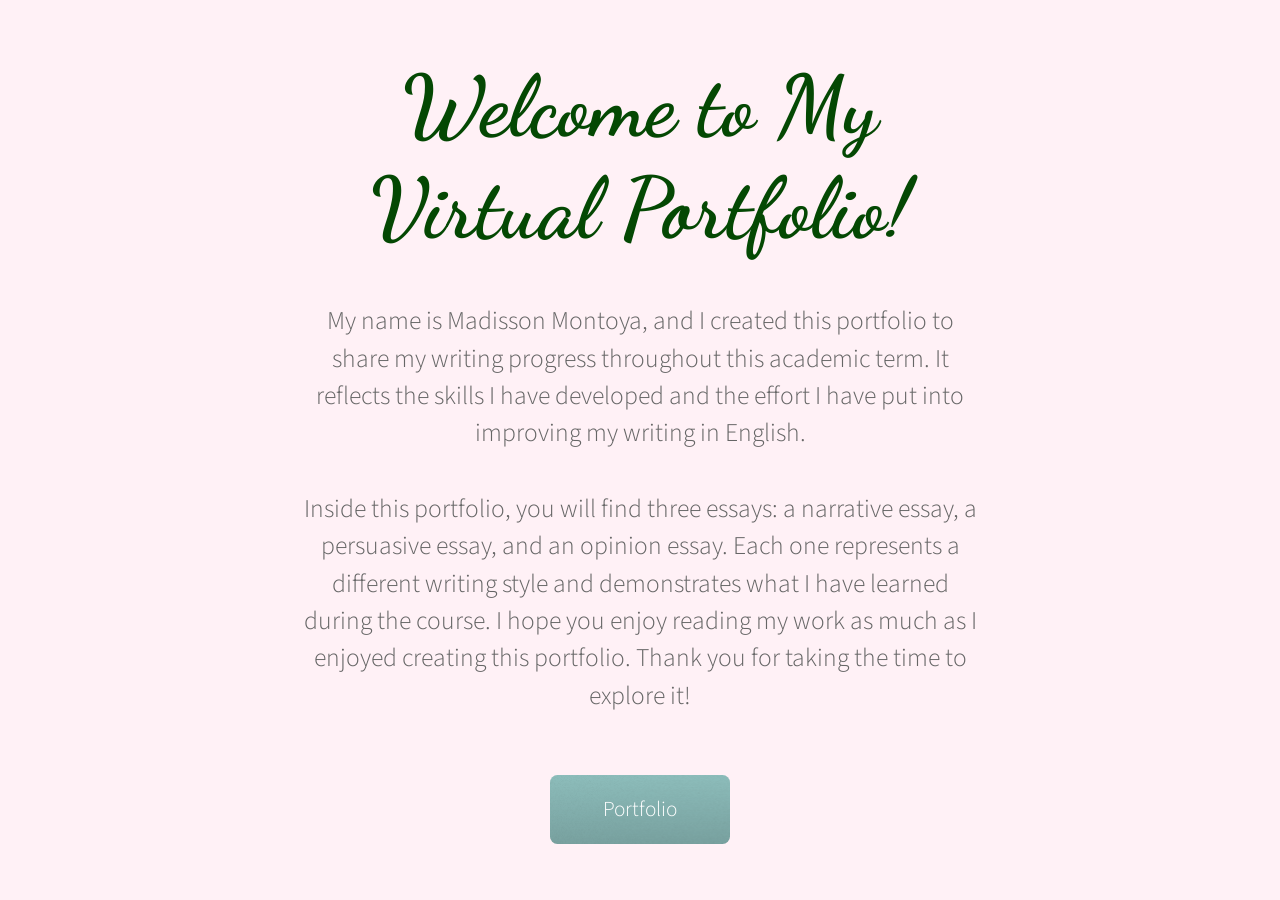
<file: index.html>
<!DOCTYPE HTML>
<html>
<head>
    <meta charset="utf-8" />
    <meta name="viewport" content="width=device-width, initial-scale=1, user-scalable=no" />
    <link rel="stylesheet" href="assets/css/main.css" />
    <link href="https://fonts.googleapis.com/css2?family=Dancing+Script:wght@400..700&display=swap" rel="stylesheet">
    <style>
        /* Corrección única de estilos */
        body {
            background-color: #FFF1F6;
            display: flex;
            justify-content: center;
            align-items: center;
            min-height: 100vh;   /* Permite hacer scroll si el texto es largo */
            margin: 0;
            padding: 20px;       /* Evita que el título toque los bordes */
            box-sizing: border-box;
            text-align: center;
            flex-direction: column;
        }
        .splash-container {
            max-width: 700px;
            width: 100%;
            padding: 10px;
        }
        .splash-container h1 {
            font-family: 'Dancing Script', cursive;
            font-size: 4em;
            color: #044803;
            margin-top: 0;
            margin-bottom: 0.5em;
            line-height: 1.2;
        }
        .splash-container p {
            margin-bottom: 1.5em;
            color: #666;
            font-size: 1.2em;
        }
        .button {
            margin-top: 1em;
            background-color: #8ebebc !important;
            color: #fff !important;
            text-decoration: none;
            padding: 0.75em 2.5em;
            border-radius: 0.35em;
            display: inline-block;
        }
        .button:hover {
            background-color: #9ececc !important;
        }

        /* Corrección para teléfonos (pantallas de menos de 736px) */
        @media screen and (max-width: 736px) {
            .splash-container h1 {
                font-size: 2.5em; /* Título más chico para que quepa */
            }
            .splash-container p {
                font-size: 1em;   /* Texto más chico para que no se corte */
            }
        }
    </style>
</head>
<body>

    <div class="splash-container">
        <h1>Welcome to My Virtual Portfolio!</h1>
        <p>
            My name is Madisson Montoya, and I created this portfolio to share my writing progress throughout this academic term. 
            It reflects the skills I have developed and the effort I have put into improving my writing in English.
        </p>
        <p>
            Inside this portfolio, you will find three essays: a narrative essay, a persuasive essay, and an opinion essay. 
            Each one represents a different writing style and demonstrates what I have learned during the course. 
            I hope you enjoy reading my work as much as I enjoyed creating this portfolio. Thank you for taking the time to explore it!
        </p>
        <a href="main.html" class="button">Portfolio</a>
    </div>

</body>
</html>
</file>
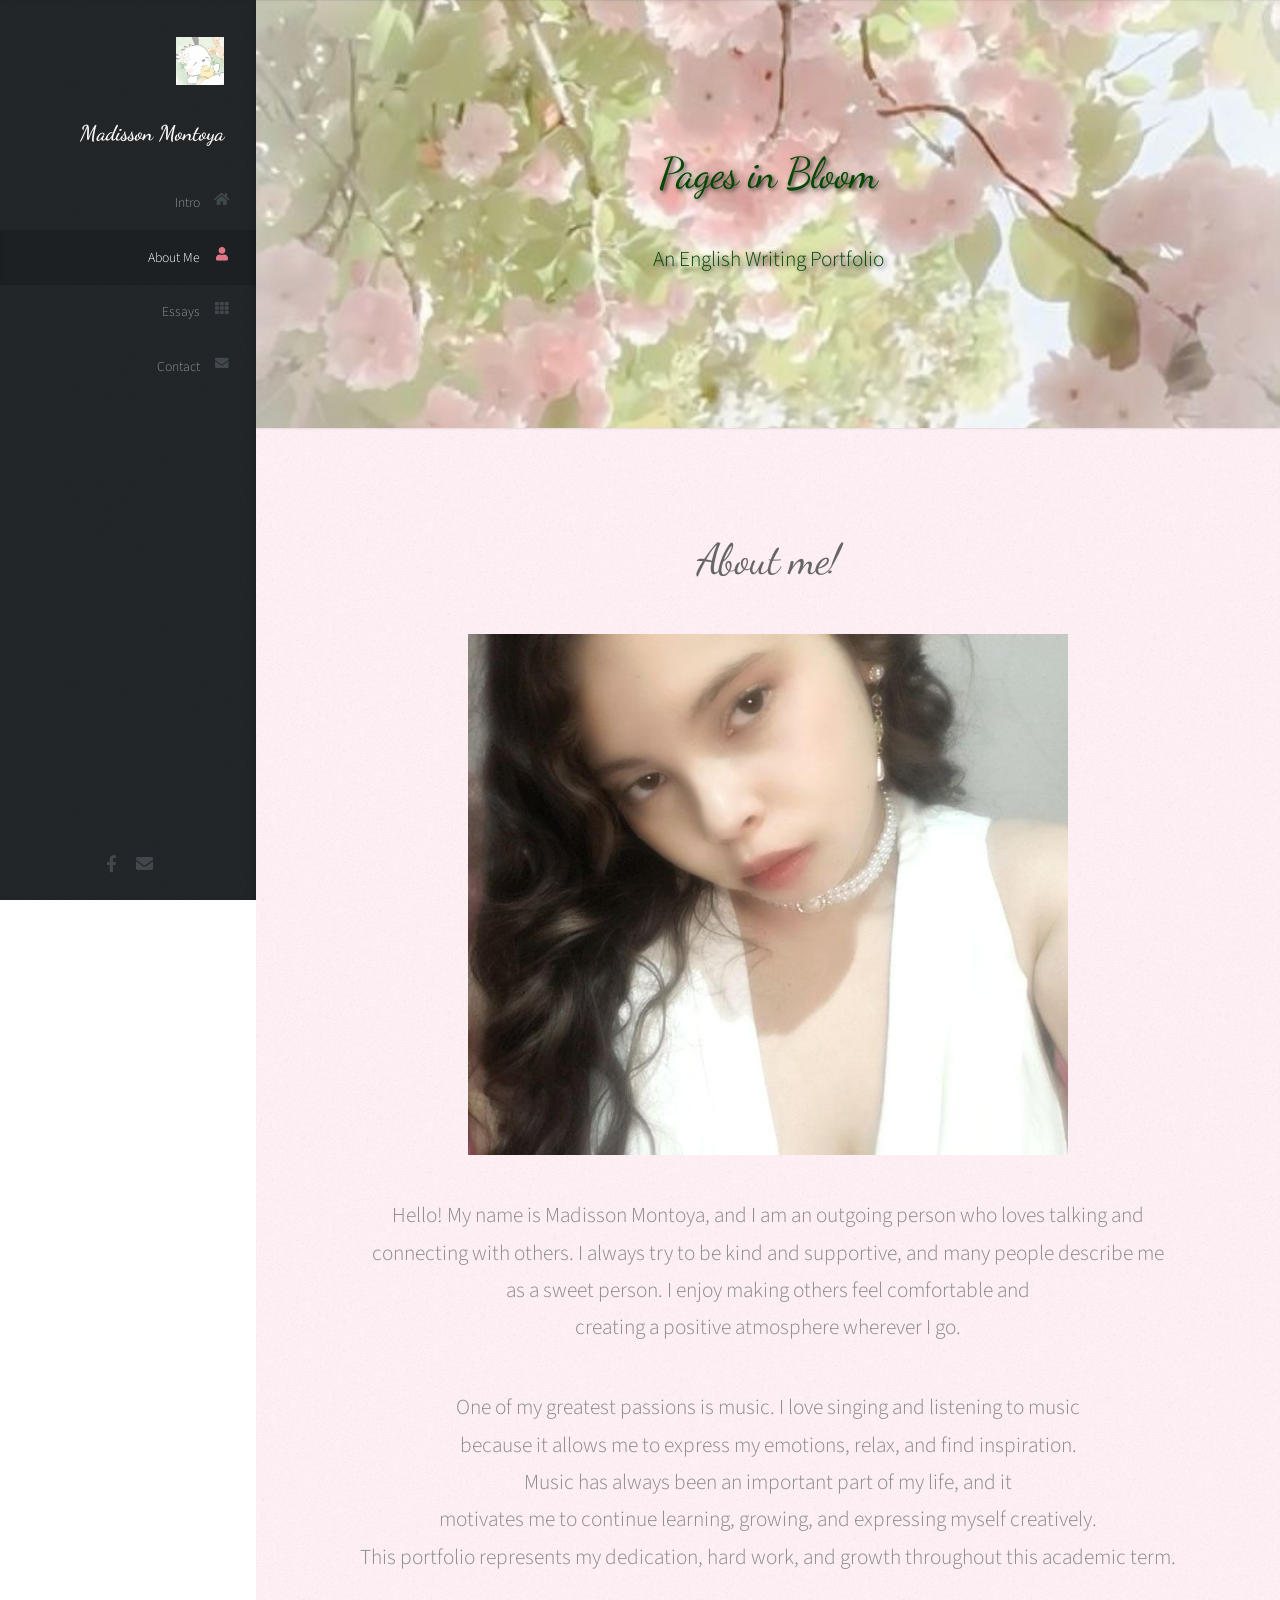
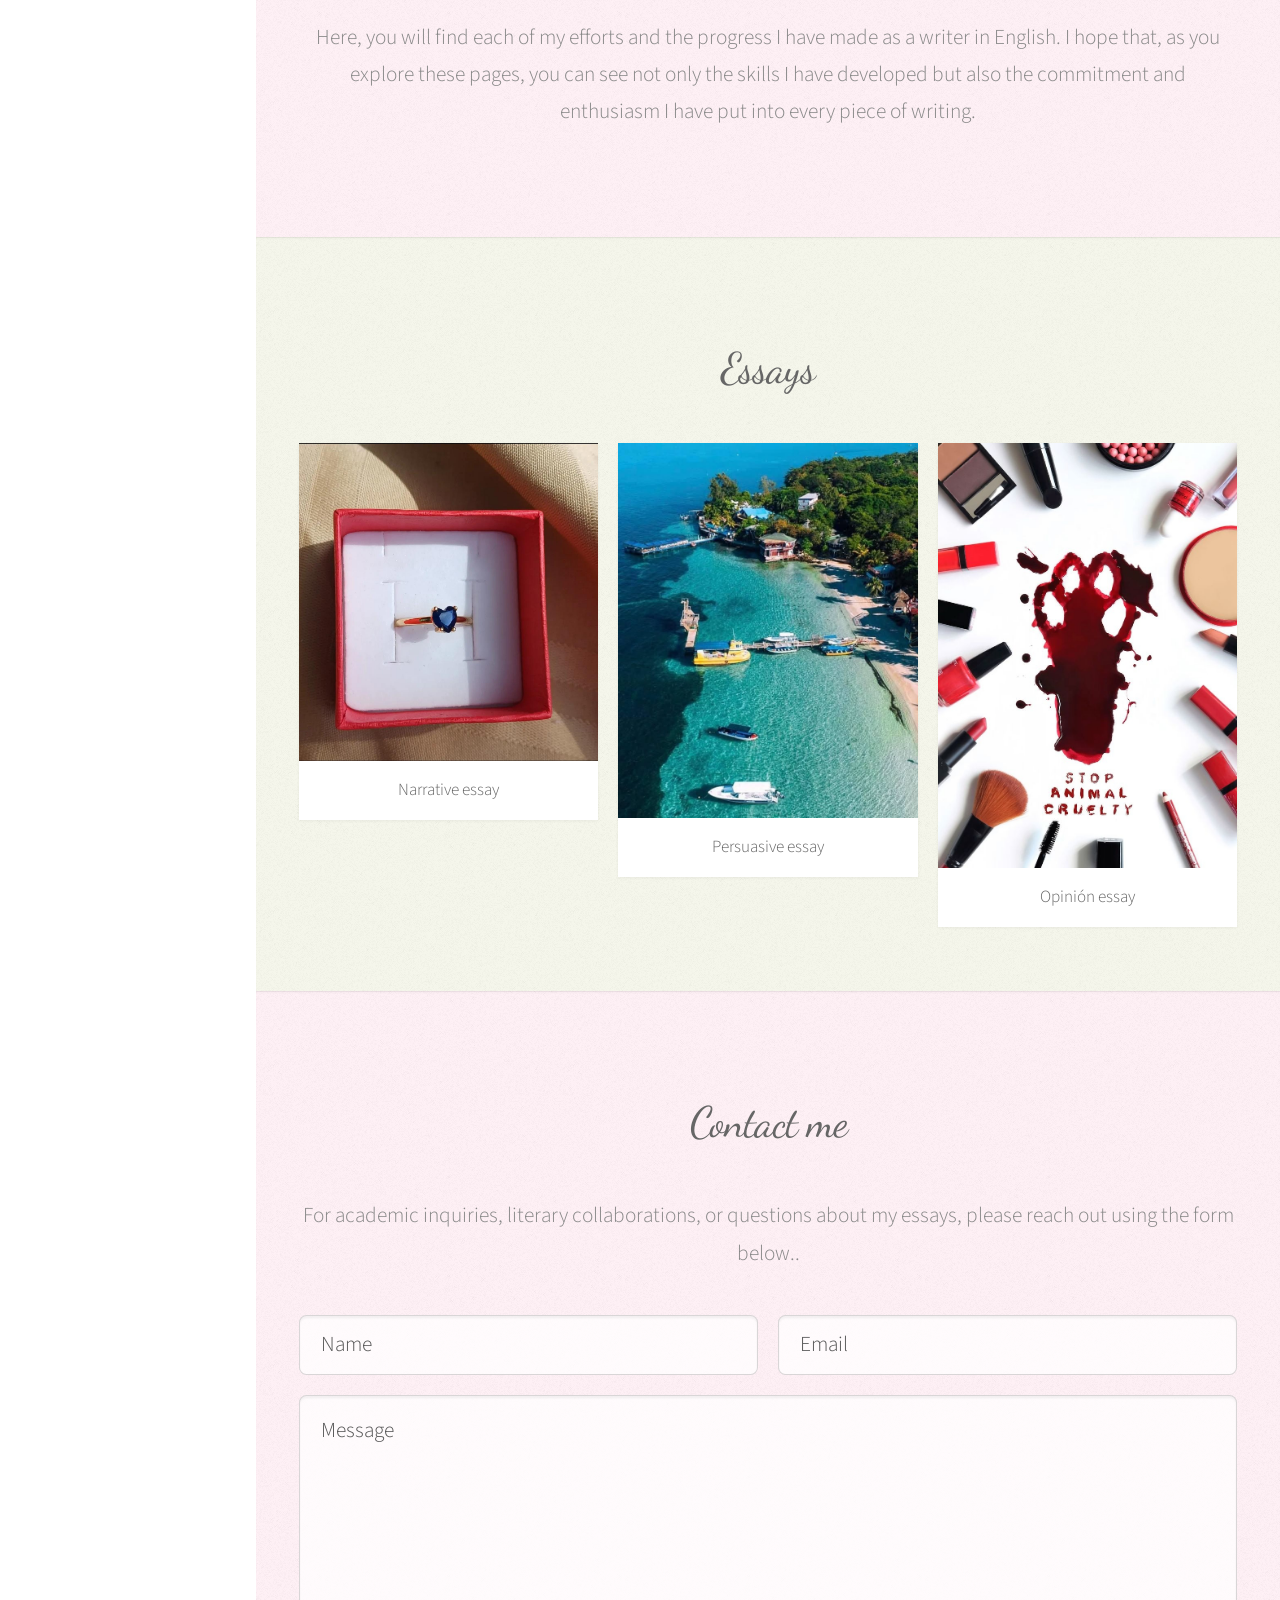
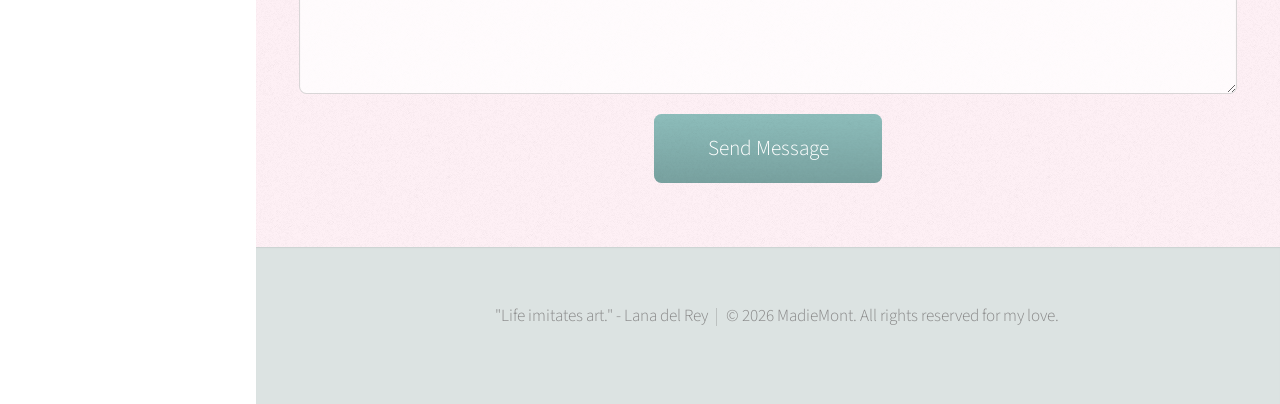
<file: main.html>
<!DOCTYPE HTML>
<!--
	Prologue by HTML5 UP
	html5up.net | @ajlkn
	Free for personal and commercial use under the CCA 3.0 license (html5up.net/license)
-->
<html>

<head>
	<title>Pages in Bloom</title>
	<meta charset="utf-8" />
	<meta name="viewport" content="width=device-width, initial-scale=1, user-scalable=no" />
	<link rel="stylesheet" href="assets/css/main.css" />
	<link rel="preconnect" href="https://fonts.googleapis.com">
<link rel="preconnect" href="https://fonts.gstatic.com" crossorigin>
<link href="https://fonts.googleapis.com/css2?family=Dancing+Script:wght@400..700&display=swap" rel="stylesheet">
</head>

<body class="is-preload">

	<!-- Header -->
	<div id="header">

		<div class="top">

			<!-- Logo -->
			<div id="logo">
				<span class="image avatar48"><img src="images/avatar.jpg" alt="" /></span>
				<h1 id="title">Madisson Montoya</h1>
				<p> </p>
			</div>

			<!-- Nav -->
			<nav id="nav">
				<ul>
					<li><a href="#top" id="top-link"><span class="icon solid fa-home">Intro</span></a></li>
					<li><a href="#about" id="about-link"><span class="icon solid fa-user">About Me</span></a></li>
					<li><a href="#portfolio" id="portfolio-link"><span class="icon solid fa-th">Essays</span></a>
					</li>
					<li><a href="#contact" id="contact-link"><span class="icon solid fa-envelope">Contact</span></a>
					</li>
				</ul>
			</nav>

		</div>

		<div class="bottom">

			<!-- Social Icons -->
			<ul class="icons">
				<li><a href="https://www.facebook.com/share/197ifLJhs1/" class="icon brands fa-facebook-f"><span class="label">Facebook</span></a></li>
				<li><a href="mailto:madisson.montoya@unah.hn" class="icon solid fa-envelope"><span class="label">Email</span></a></li>
			</ul>

		</div>

	</div>

	<!-- Main -->
	<div id="main">

		<!-- Intro -->
		<section id="top" class="one dark cover">
			<div class="container">

				<header>
					<h2 class="alt">Pages in Bloom</h2>
					<p>An English Writing Portfolio</p>
				</header>


			</div>
		</section>

		<!-- About Me -->
		<section id="about" class="three">
			<div class="container">

				<header>
					<h2>About me!</h2>
				</header>

				<a href="#" class="image featured"><img src="images/pic08.jpg" alt="" /></a>

				<p>Hello! My name is Madisson Montoya, and I am an outgoing person who loves talking and <br>
					connecting with others. I always try to be kind and supportive, and many people describe me <br>
					 as a sweet person. I enjoy making others feel comfortable and <br>creating a positive atmosphere 
					  wherever I go.</p>

				<p>One of my greatest passions is music. I love singing and listening to music <br>
					 because it allows me to express my emotions, relax, and find inspiration. <br>
					Music has always been an important part of my life, and it <br>
					 motivates me to continue learning, growing, and expressing myself creatively. <br>
					This portfolio represents my dedication, hard work, and growth throughout this academic term.</p>

				<p>Here, you will find each of my efforts and the progress I have made as a writer in English.
					I hope that, as you explore these pages, you can see not only the skills I have developed but also the
					commitment and enthusiasm I have put into every piece of writing.</p>

			</div>
		</section>


		<!-- Portfolio -->
		 <!-- Portfolio -->
<section id="portfolio" class="two">
    <div class="container">

        <header>
            <h2>Essays</h2>
        </header>

        <div class="row">
            <!-- Primer Essay -->
            <div class="col-4 col-12-mobile">
                <article class="item">
                    <a href="narrative.html" class="image fit"><img src="images/pic02.jpg" alt="" /></a>
                    <header>
                        <h3>Narrative essay</h3>
                    </header>
                </article>
            </div>

            <!-- Segundo Essay -->
            <div class="col-4 col-12-mobile">
                <article class="item">
                    <a href="persuasive.html" class="image fit"><img src="images/pic03.jpg" alt="" /></a>
                    <header>
                        <h3>Persuasive essay</h3>
                    </header>
                </article>
            </div>

            <!-- Tercer Essay -->
            <div class="col-4 col-12-mobile">
                <article class="item">
                    <a href="opinion.html" class="image fit"><img src="images/pic04.jpg" alt="" /></a>
                    <header>
                        <h3>Opinión essay</h3>
                    </header>
                </article>
            </div>
        </div>

    </div>
</section>
		<!-- <section id="portfolio" class="two">
			<div class="container">

				<header>
					<h2>Essays</h2>
				</header>
				<p>Vitae natoque dictum etiam semper magnis enim feugiat convallis convallis
					egestas rhoncus ridiculus in quis risus amet curabitur tempor orci penatibus.
					Tellus erat mauris ipsum fermentum etiam vivamus eget. Nunc nibh morbi quis
					fusce hendrerit lacus ridiculus.</p> -->

				<!-- <div class="row">
					<div class="col-4 col-12-mobile">
						<article class="item">
							<a href="#" class="image fit"><img src="images/pic02.jpg" alt="" /></a>
							<header>
								<h3>Narrative essay</h3>
							</header>
						</article>
						<article class="item">
							<a href="#" class="image fit"><img src="images/pic03.jpg" alt="" /></a>
							<header>
								<h3>Persuasive essay</h3>
							</header>
						</article>
					</div>
					<div class="col-4 col-12-mobile">
						<article class="item">
							<a href="#" class="image fit"><img src="images/pic04.jpg" alt="" /></a>
							<header>
								<h3>Opinión essay</h3>
							</header> -->
						<!-- </article>
						<article class="item">
							<a href="#" class="image fit"><img src="images/pic05.jpg" alt="" /></a>
							<header>
								<h3>Natoque Vitae</h3>
							</header>
						</article>
					</div>
					<div class="col-4 col-12-mobile">
						<article class="item">
							<a href="#" class="image fit"><img src="images/pic06.jpg" alt="" /></a>
							<header>
								<h3>Dolor Penatibus</h3>
							</header>
						</article>
						<article class="item">
							<a href="#" class="image fit"><img src="images/pic07.jpg" alt="" /></a>
							<header>
								<h3>Orci Convallis</h3>
							</header>
						</article> -->
					<!-- </div>
				</div>

			</div>
		</section> -->


		<!-- Contact -->

		<section id="contact" class="four">
			<div class="container">

				<header>
					<h2>Contact me</h2>
				</header>

				<p>For academic inquiries, literary collaborations, or questions about my essays, please reach out using the form below..</p>

				<form method="post" action="#">
					<div class="row">
						<div class="col-6 col-12-mobile"><input type="text" name="name" placeholder="Name" /></div>
						<div class="col-6 col-12-mobile"><input type="text" name="email" placeholder="Email" /></div>
						<div class="col-12">
							<textarea name="message" placeholder="Message"></textarea>
						</div>
						<div class="col-12">
							<input type="submit" value="Send Message" />
						</div>
					</div>
				</form>

			</div>
		</section>
	</div>

	<!-- Footer -->
	<div id="footer">

		<!-- Copyright -->
		 <ul class="copyright">
						<li>"Life imitates art." - Lana del Rey</li><li>&copy; 2026 MadieMont. All rights reserved for my love.</li>
					</ul>


	</div>

	<!-- Scripts -->
	<script src="assets/js/jquery.min.js"></script>
	<script src="assets/js/jquery.scrolly.min.js"></script>
	<script src="assets/js/jquery.scrollex.min.js"></script>
	<script src="assets/js/browser.min.js"></script>
	<script src="assets/js/breakpoints.min.js"></script>
	<script src="assets/js/util.js"></script>
	<script src="assets/js/main.js"></script>

</body>

</html>
</file>
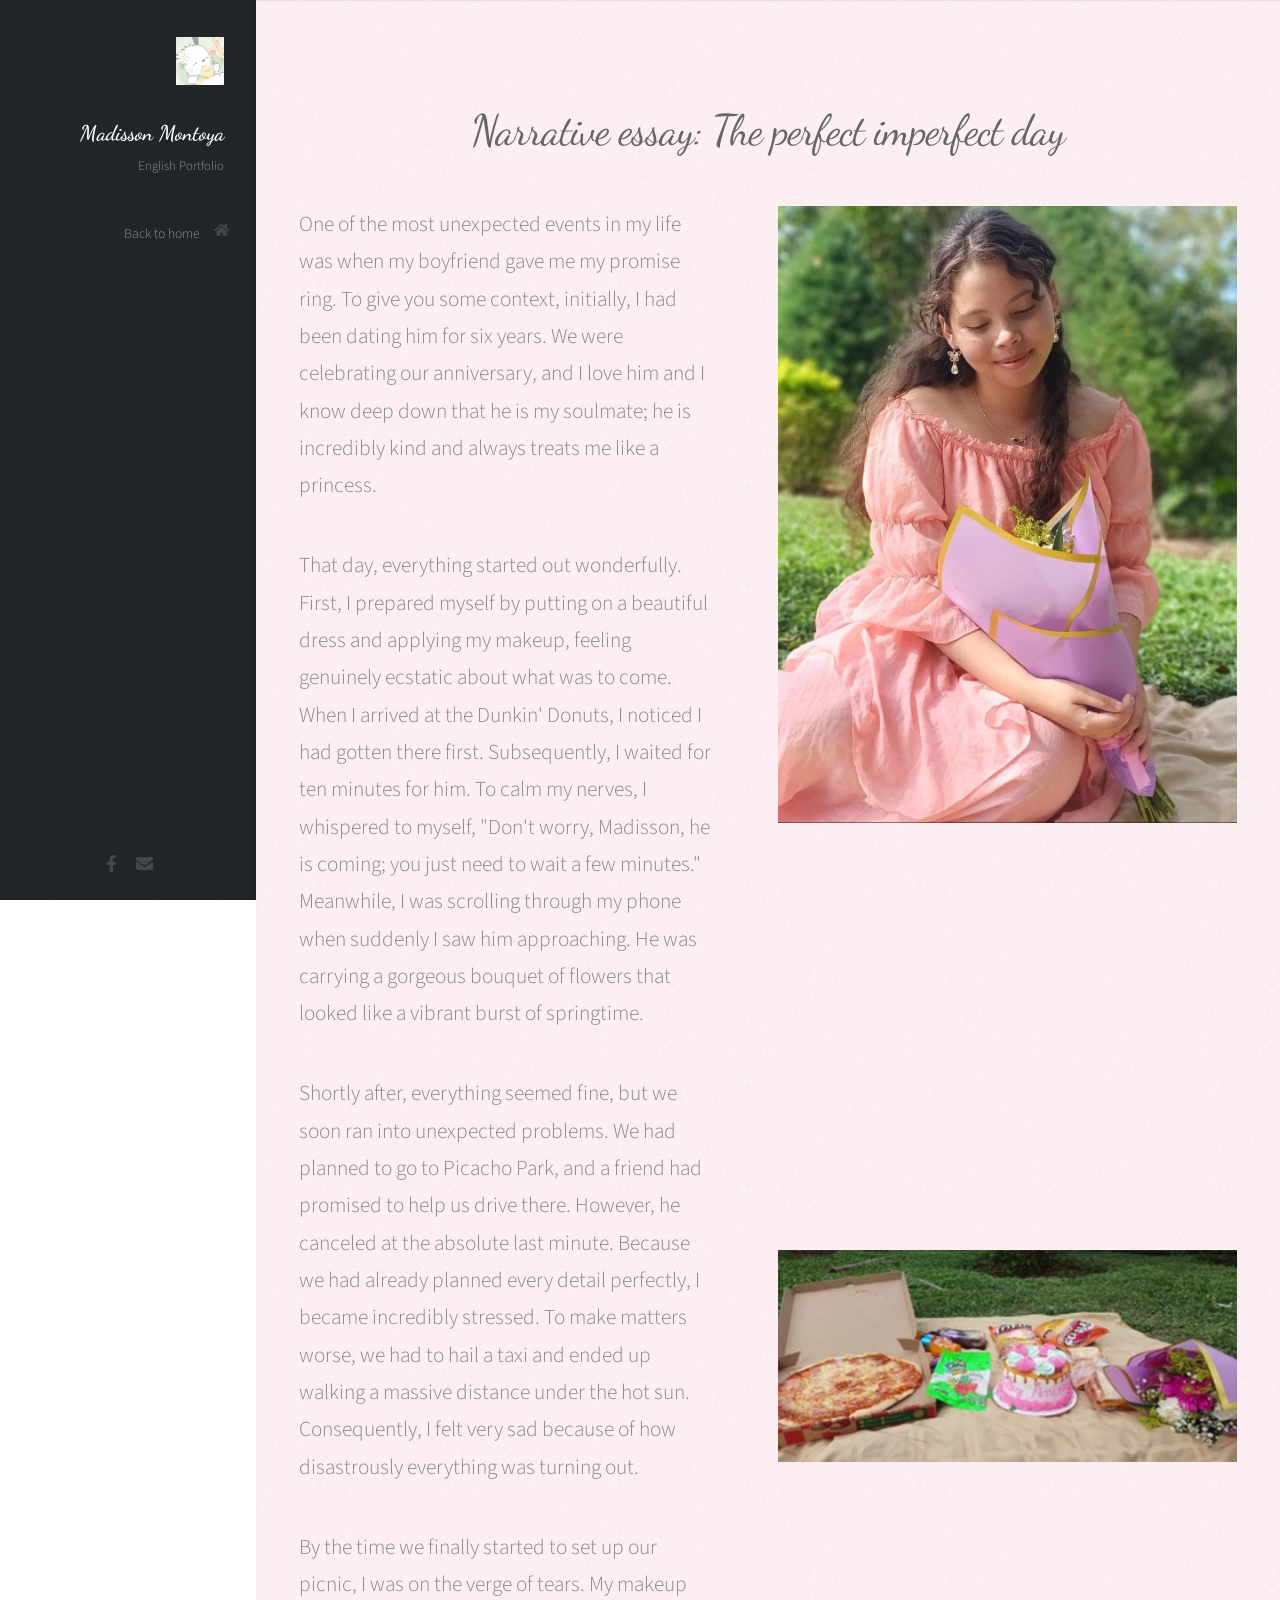
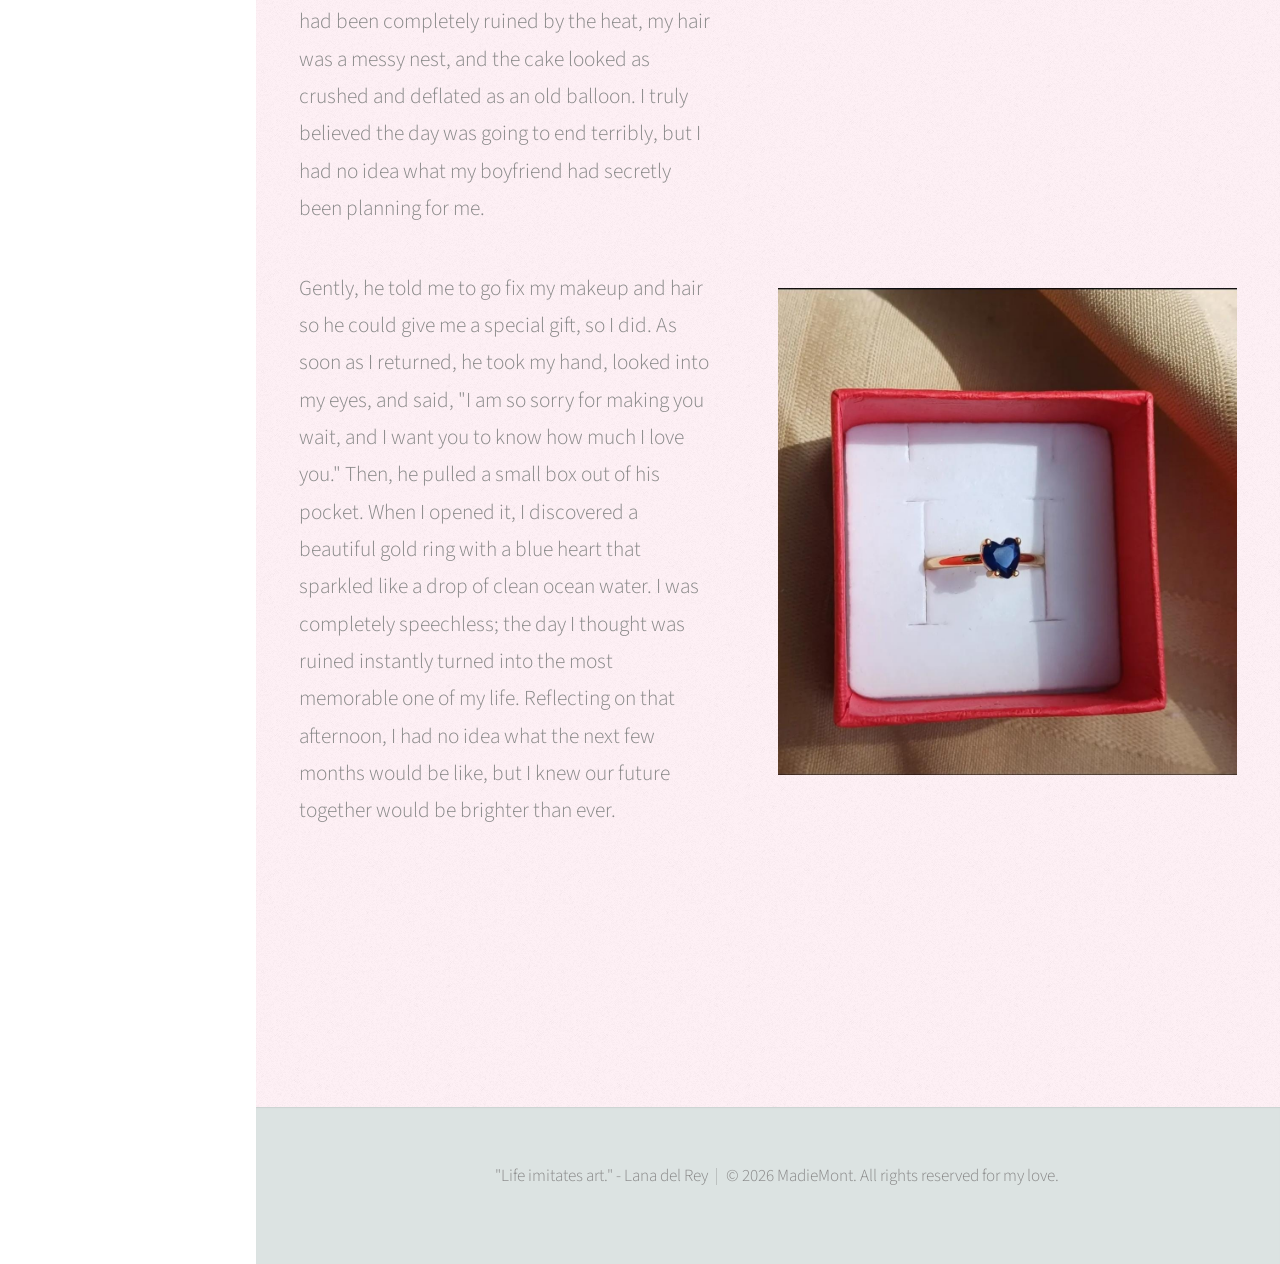
<file: narrative.html>
<!DOCTYPE HTML>
<html>
<head>
	<title>Narrative Essay - Pages in Bloom</title>
	<meta charset="utf-8" />
	<meta name="viewport" content="width=device-width, initial-scale=1, user-scalable=no" />
	<link rel="stylesheet" href="assets/css/main.css" />
	<link rel="preconnect" href="https://fonts.googleapis.com">
    <link rel="preconnect" href="https://fonts.gstatic.com" crossorigin>
    <link href="https://fonts.googleapis.com/css2?family=Dancing+Script:wght@400..700&display=swap" rel="stylesheet">
</head>
<body class="is-preload">

	<!-- Header (Menú Lateral) -->
	<div id="header">
		<div class="top">
			<div id="logo">
				<span class="image avatar48"><img src="images/avatar.jpg" alt="" /></span>
				<h1 id="title">Madisson Montoya</h1>
				<p>English Portfolio</p>
			</div>
			<nav id="nav">
				<ul>
					<li><a href="main.html" id="top-link"><span class="icon solid fa-home">Back to home</span></a></li>
				</ul>
			</nav>
		</div>
		<div class="bottom">
			<ul class="icons">
				<li><a href="https://www.facebook.com/share/197ifLJhs1/" class="icon brands fa-facebook-f"><span class="label">Facebook</span></a></li>
				<li><a href="mailto:madisson.montoya@unah.hn" class="icon solid fa-envelope"><span class="label">Email</span></a></li>
			</ul>
		</div>
	</div>

	<!-- Main (Contenido exclusivo del Narrative Essay) -->
	<div id="main">

		<section id="essay-content" class="three">
			<div class="container">

				<header>
					<h2>Narrative essay: The perfect imperfect day</h2>
				</header>

				<!-- Estructura de 2 columnas -->
				<div class="row">
					
					<!-- Columna Izquierda-->
					<div class="col-6 col-12-mobile" style="text-align: left; padding-right: 2em;">
						<p>
							One of the most unexpected events in my life was when my boyfriend gave me my promise ring. To give you some context, initially, I had been dating him for six years. We were celebrating our anniversary, and I love him and I know deep down that he is my soulmate; he is incredibly kind and always treats me like a princess.
						</p>
						<p>
							That day, everything started out wonderfully. First, I prepared myself by putting on a beautiful dress and applying my makeup, feeling genuinely ecstatic about what was to come. When I arrived at the Dunkin' Donuts, I noticed I had gotten there first. Subsequently, I waited for ten minutes for him. To calm my nerves, I whispered to myself, "Don't worry, Madisson, he is coming; you just need to wait a few minutes." Meanwhile, I was scrolling through my phone when suddenly I saw him approaching. He was carrying a gorgeous bouquet of flowers that looked like a vibrant burst of springtime.
						</p>
						<p>
							Shortly after, everything seemed fine, but we soon ran into unexpected problems. We had planned to go to Picacho Park, and a friend had promised to help us drive there. However, he canceled at the absolute last minute. Because we had already planned every detail perfectly, I became incredibly stressed. To make matters worse, we had to hail a taxi and ended up walking a massive distance under the hot sun. Consequently, I felt very sad because of how disastrously everything was turning out.
						</p>
						<p>
							By the time we finally started to set up our picnic, I was on the verge of tears. My makeup had been completely ruined by the heat, my hair was a messy nest, and the cake looked as crushed and deflated as an old balloon. I truly believed the day was going to end terribly, but I had no idea what my boyfriend had secretly been planning for me.
						</p>
						<p>
							Gently, he told me to go fix my makeup and hair so he could give me a special gift, so I did. As soon as I returned, he took my hand, looked into my eyes, and said, "I am so sorry for making you wait, and I want you to know how much I love you." Then, he pulled a small box out of his pocket. When I opened it, I discovered a beautiful gold ring with a blue heart that sparkled like a drop of clean ocean water. I was completely speechless; the day I thought was ruined instantly turned into the most memorable one of my life. Reflecting on that afternoon, I had no idea what the next few months would be like, but I knew our future together would be brighter than ever.
						</p>

						<!-- Botón para volver al inicio -->
						<div style="text-align: center; margin-top: 10em;">
							<!-- <a href="index.html" class="button">Volver al Portafolio</a> -->
						</div>
					</div>

					<!-- Columna Derecha -->
					<div class="col-6 col-12-mobile">
						<div class="image fit" style="margin-bottom: 20em;">
							<img src="images/pic05.jpg" alt="Madi" />
						</div>
                        <div class="image fit" style="margin-bottom: 20em;">
							<img src="images/pic07.jpg" alt="picnic" />
						</div>
						<div class="image fit">
							<img src="images/pic02.jpg" alt="Caja" />
						</div>
					</div>

				</div>

			</div>
		</section>

	</div>

	<!-- Footer -->
	<div id="footer">
		 <ul class="copyright">
						<li>"Life imitates art." - Lana del Rey</li><li>&copy; 2026 MadieMont. All rights reserved for my love.</li>
					</ul>
	</div>

	<!-- Scripts obligatorios de la plantilla -->
	<script src="assets/js/jquery.min.js"></script>
	<script src="assets/js/jquery.scrolly.min.js"></script>
	<script src="assets/js/jquery.scrollex.min.js"></script>
	<script src="assets/js/browser.min.js"></script>
	<script src="assets/js/breakpoints.min.js"></script>
	<script src="assets/js/util.js"></script>
	<script src="assets/js/main.js"></script>

</body>
</html>
</file>
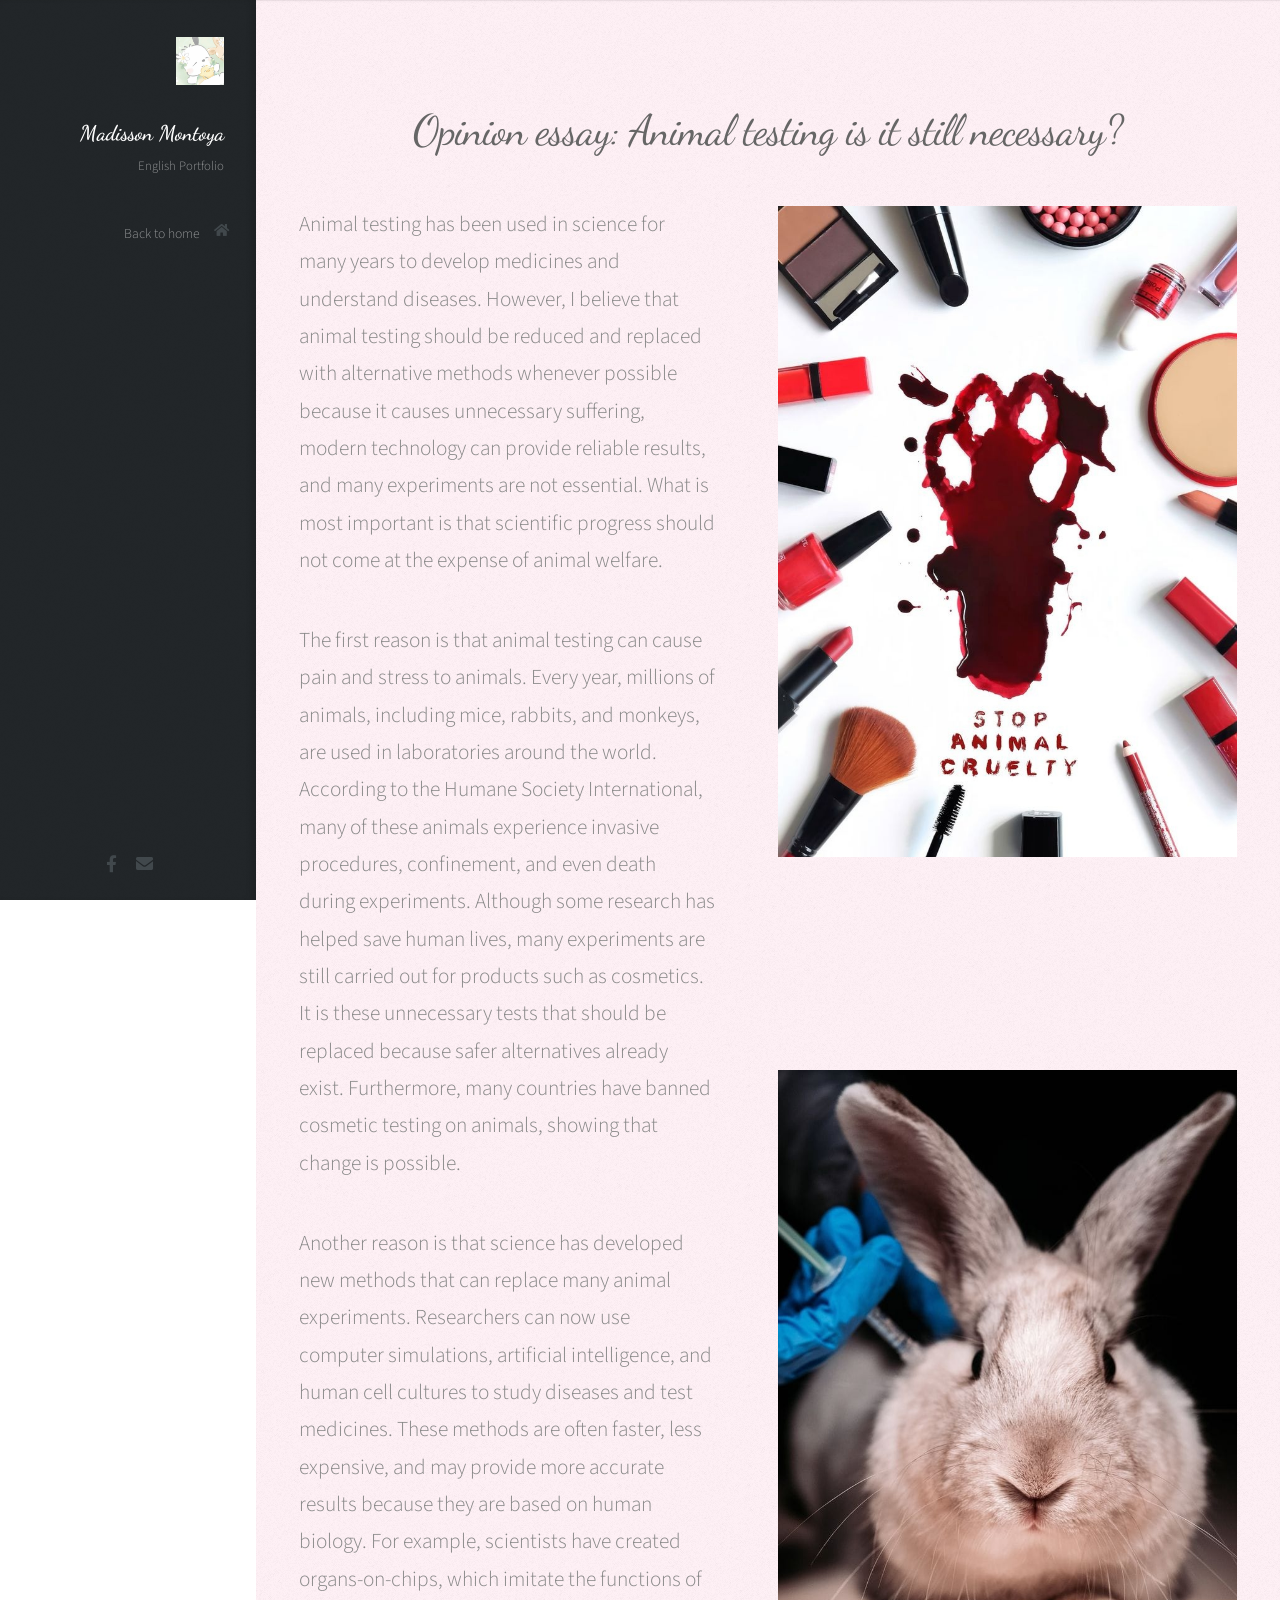
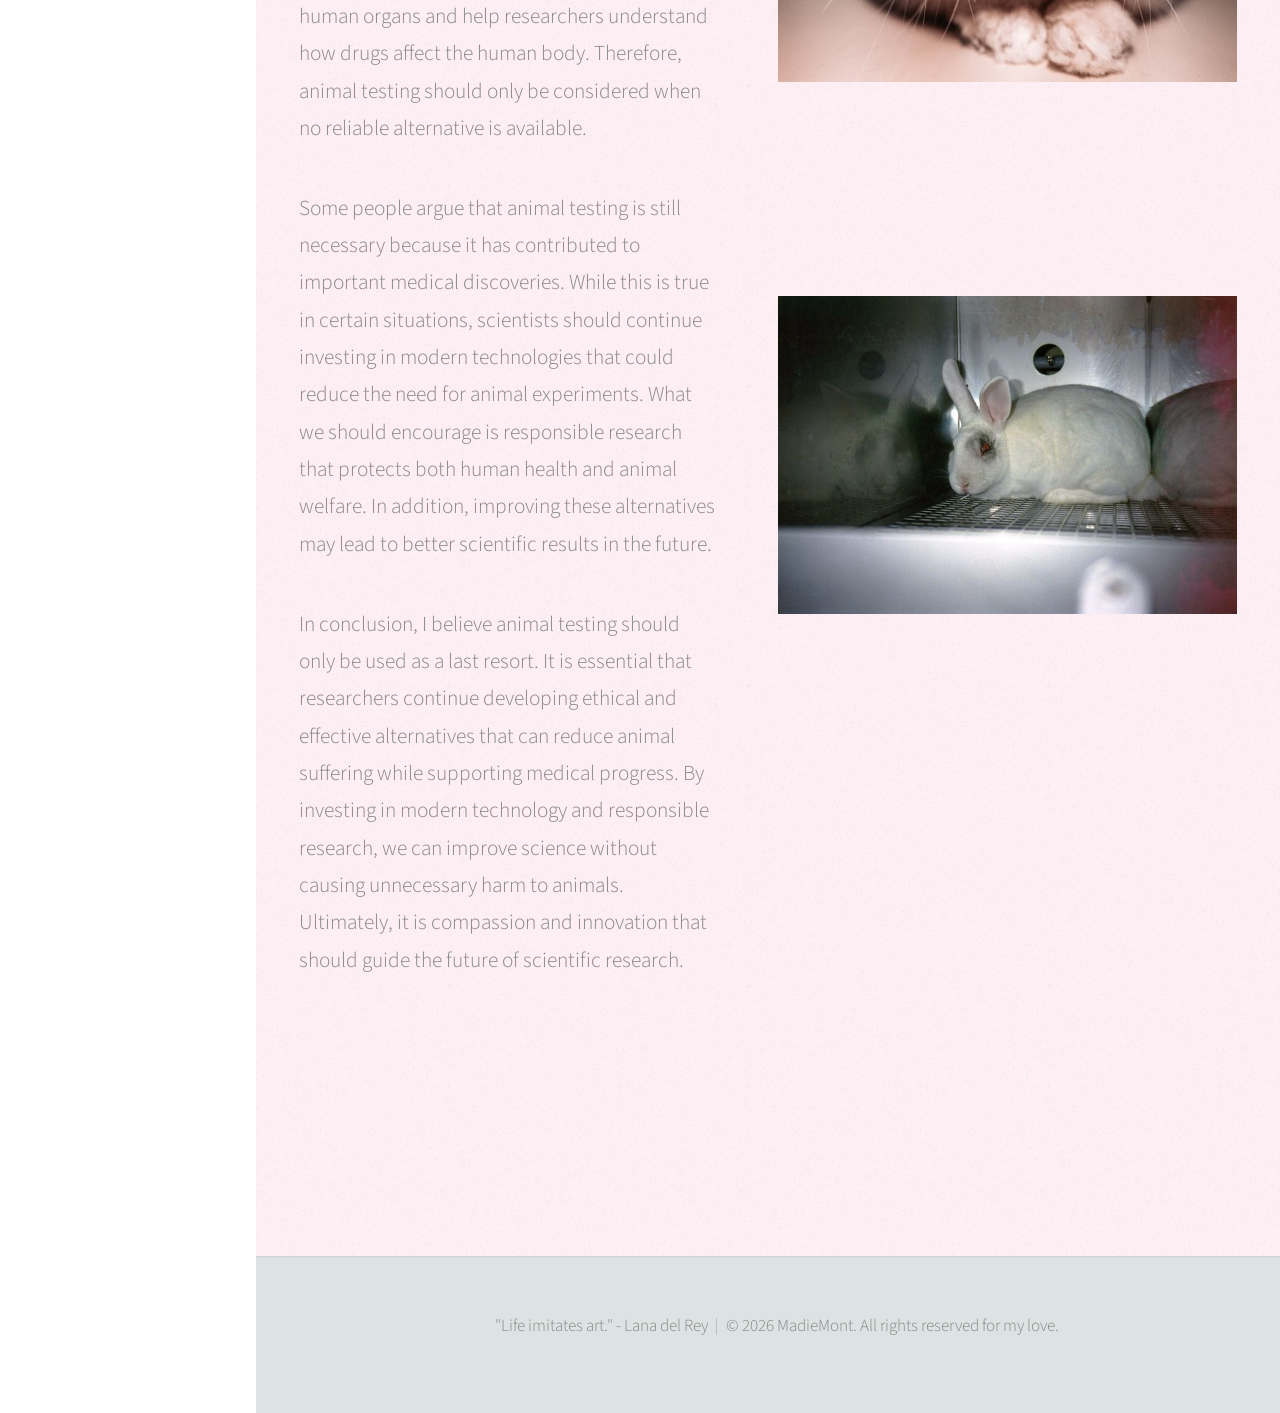
<file: opinion.html>
<!DOCTYPE HTML>
<html>
<head>
	<title>Opinion Essay - Pages in Bloom</title>
	<meta charset="utf-8" />
	<meta name="viewport" content="width=device-width, initial-scale=1, user-scalable=no" />
	<link rel="stylesheet" href="assets/css/main.css" />
	<link rel="preconnect" href="https://fonts.googleapis.com">
    <link rel="preconnect" href="https://fonts.gstatic.com" crossorigin>
    <link href="https://fonts.googleapis.com/css2?family=Dancing+Script:wght@400..700&display=swap" rel="stylesheet">
</head>
<body class="is-preload">

	<!-- Header (Menú Lateral) -->
	<div id="header">
		<div class="top">
			<div id="logo">
				<span class="image avatar48"><img src="images/avatar.jpg" alt="" /></span>
				<h1 id="title">Madisson Montoya</h1>
				<p>English Portfolio</p>
			</div>
			<nav id="nav">
				<ul>
					<li><a href="main.html" id="top-link"><span class="icon solid fa-home">Back to home</span></a></li>
				</ul>
			</nav>
		</div>
		<div class="bottom">
			<ul class="icons">
				<li><a href="https://www.facebook.com/share/197ifLJhs1/" class="icon brands fa-facebook-f"><span class="label">Facebook</span></a></li>
				<li><a href="mailto:madisson.montoya@unah.hn" class="icon solid fa-envelope"><span class="label">Email</span></a></li>
			</ul>
		</div>
	</div>

	<!-- Main-->
	<div id="main">

		<section id="essay-content" class="three">
			<div class="container">

				<header>
					<h2>Opinion essay: Animal testing is it still necessary?</h2>
				</header>

				<!-- Estructura de 2 columnas -->
				<div class="row">
					
					<!-- Columna Izquierda-->
					<div class="col-6 col-12-mobile" style="text-align: left; padding-right: 2em;">
						<p>
                            Animal testing has been used in science for many years to develop medicines and understand diseases. However, I believe that animal testing should be reduced and replaced with alternative methods whenever possible because it causes unnecessary suffering, modern technology can provide reliable results, and many experiments are not essential. What is most important is that scientific progress should not come at the expense of animal welfare.</p>
						<p>
                            The first reason is that animal testing can cause pain and stress to animals. Every year, millions of animals, including mice, rabbits, and monkeys, are used in laboratories around the world. According to the Humane Society International, many of these animals experience invasive procedures, confinement, and even death during experiments. Although some research has helped save human lives, many experiments are still carried out for products such as cosmetics. It is these unnecessary tests that should be replaced because safer alternatives already exist. Furthermore, many countries have banned cosmetic testing on animals, showing that change is possible.</p>
						<p>
                            Another reason is that science has developed new methods that can replace many animal experiments. Researchers can now use computer simulations, artificial intelligence, and human cell cultures to study diseases and test medicines. These methods are often faster, less expensive, and may provide more accurate results because they are based on human biology. For example, scientists have created organs-on-chips, which imitate the functions of human organs and help researchers understand how drugs affect the human body. Therefore, animal testing should only be considered when no reliable alternative is available.</p>
						<p>
                            Some people argue that animal testing is still necessary because it has contributed to important medical discoveries. While this is true in certain situations, scientists should continue investing in modern technologies that could reduce the need for animal experiments. What we should encourage is responsible research that protects both human health and animal welfare. In addition, improving these alternatives may lead to better scientific results in the future.</p>
						<p>
                            In conclusion, I believe animal testing should only be used as a last resort. It is essential that researchers continue developing ethical and effective alternatives that can reduce animal suffering while supporting medical progress. By investing in modern technology and responsible research, we can improve science without causing unnecessary harm to animals. Ultimately, it is compassion and innovation that should guide the future of scientific research.</p>

						<!-- Botón para volver al inicio -->
						<div style="text-align: center; margin-top: 10em;">
							<!-- <a href="index.html" class="button">Volver al Portafolio</a> -->
						</div>
					</div>

					<!-- Columna Derecha -->
					<div class="col-6 col-12-mobile">
						<div class="image fit" style="margin-bottom: 10em;">
							<img src="images/pic04.jpg" alt="roatan" />
						</div>
                        <div class="image fit" style="margin-bottom: 10em;">
							<img src="images/pic11.jpg" alt="roatan.2" />
						</div>
						<div class="image fit">
							<img src="images/pic12.jpg" alt="roatan.3" />
						</div>
					</div>

				</div>

			</div>
		</section>

	</div>

	<!-- Footer -->
	<div id="footer">
		 <ul class="copyright">
						<li>"Life imitates art." - Lana del Rey</li><li>&copy; 2026 MadieMont. All rights reserved for my love.</li>
					</ul>
	</div>

	<!-- Scripts obligatorios de la plantilla -->
	<script src="assets/js/jquery.min.js"></script>
	<script src="assets/js/jquery.scrolly.min.js"></script>
	<script src="assets/js/jquery.scrollex.min.js"></script>
	<script src="assets/js/browser.min.js"></script>
	<script src="assets/js/breakpoints.min.js"></script>
	<script src="assets/js/util.js"></script>
	<script src="assets/js/main.js"></script>

</body>
</html>
</file>
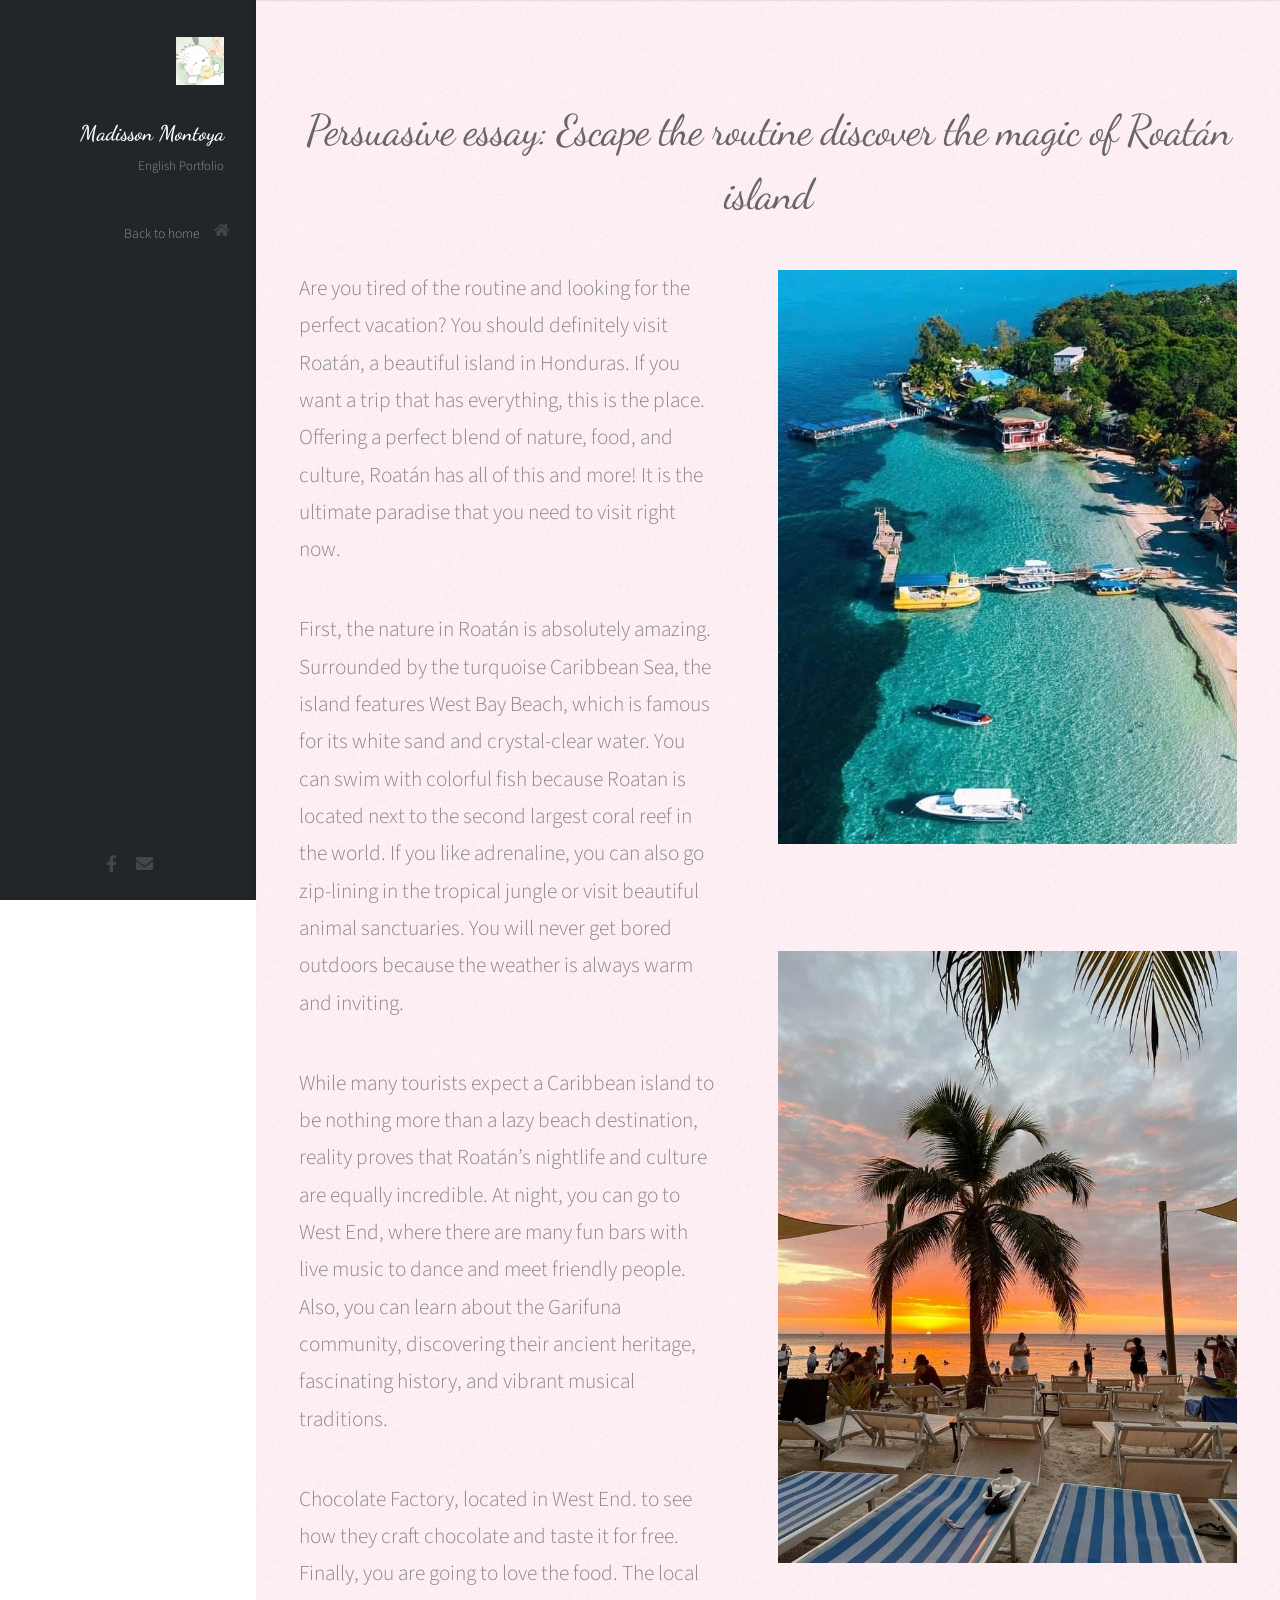
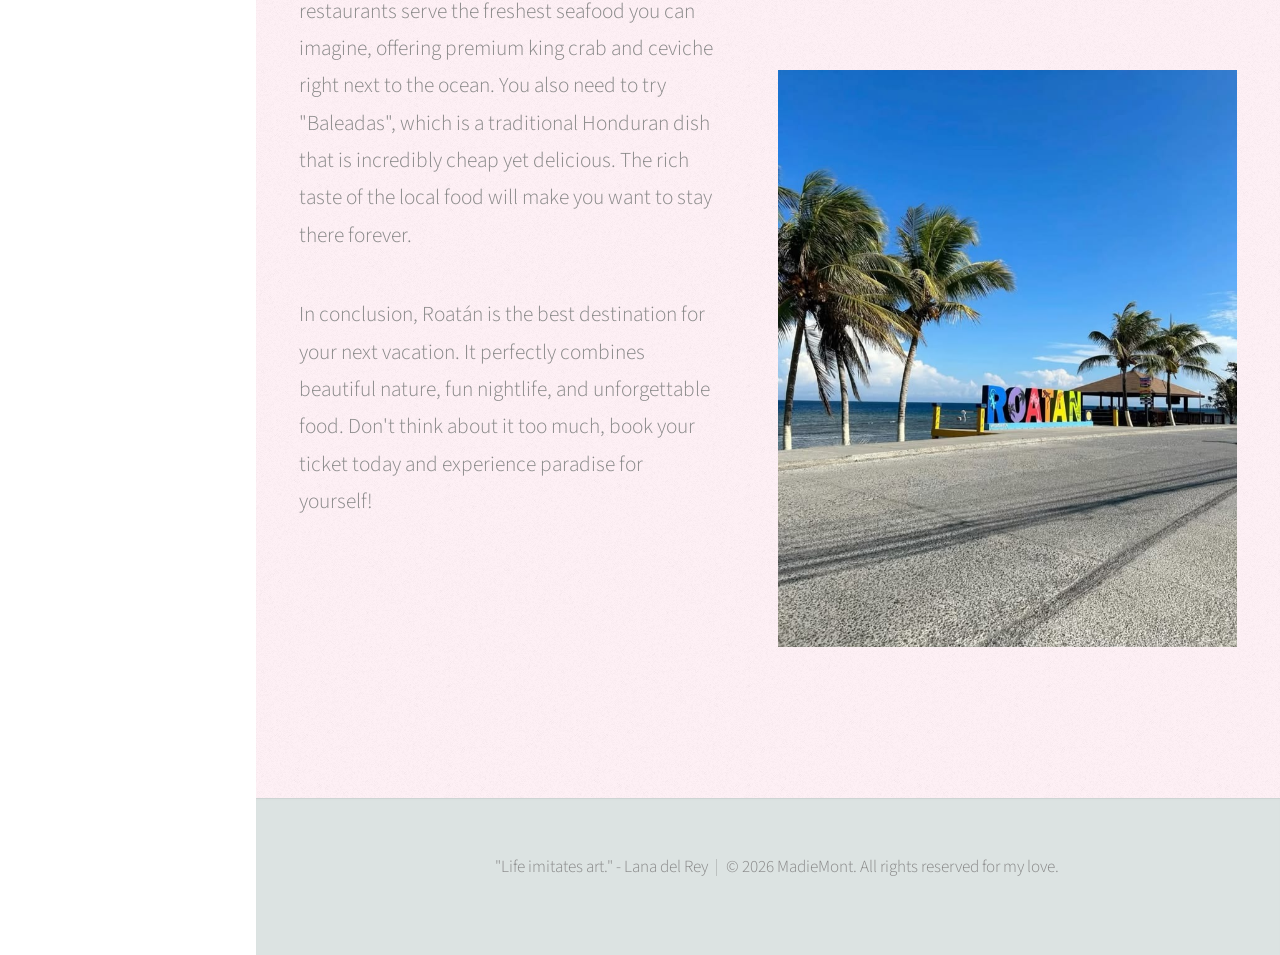
<file: persuasive.html>
<!DOCTYPE HTML>
<html>
<head>
	<title>Persuasive Essay - Pages in Bloom</title>
	<meta charset="utf-8" />
	<meta name="viewport" content="width=device-width, initial-scale=1, user-scalable=no" />
	<link rel="stylesheet" href="assets/css/main.css" />
	<link rel="preconnect" href="https://fonts.googleapis.com">
    <link rel="preconnect" href="https://fonts.gstatic.com" crossorigin>
    <link href="https://fonts.googleapis.com/css2?family=Dancing+Script:wght@400..700&display=swap" rel="stylesheet">
</head>
<body class="is-preload">

	<!-- Header (Menú Lateral) -->
	<div id="header">
		<div class="top">
			<div id="logo">
				<span class="image avatar48"><img src="images/avatar.jpg" alt="" /></span>
				<h1 id="title">Madisson Montoya</h1>
				<p>English Portfolio</p>
			</div>
			<nav id="nav">
				<ul>
					<li><a href="main.html" id="top-link"><span class="icon solid fa-home">Back to home</span></a></li>
				</ul>
			</nav>
		</div>
		<div class="bottom">
			<ul class="icons">
				<li><a href="https://www.facebook.com/share/197ifLJhs1/" class="icon brands fa-facebook-f"><span class="label">Facebook</span></a></li>
				<li><a href="mailto:madisson.montoya@unah.hn" class="icon solid fa-envelope"><span class="label">Email</span></a></li>
			</ul>
		</div>
	</div>

	<!-- Main-->
	<div id="main">

		<section id="essay-content" class="three">
			<div class="container">

				<header>
					<h2>Persuasive essay: Escape the routine discover the magic of Roatán island</h2>
				</header>

				<!-- Estructura de 2 columnas -->
				<div class="row">
					
					<!-- Columna Izquierda-->
					<div class="col-6 col-12-mobile" style="text-align: left; padding-right: 2em;">
						<p>
                            Are you tired of the routine and looking for the perfect vacation? You should definitely visit Roatán, a beautiful island in Honduras. If you want a trip that has everything, this is the place. Offering a perfect blend of nature, food, and culture, Roatán has all of this and more! It is the ultimate paradise that you need to visit right now.						</p>
						<p>
                            First, the nature in Roatán is absolutely amazing. Surrounded by the turquoise Caribbean Sea, the island features West Bay Beach, which is famous for its white sand and crystal-clear water. You can swim with colorful fish because Roatan is located next to the second largest coral reef in the world. If you like adrenaline, you can also go zip-lining in the tropical jungle or visit beautiful animal sanctuaries. You will never get bored outdoors because the weather is always warm and inviting.						</p>
						<p>
                            While many tourists expect a Caribbean island to be nothing more than a lazy beach destination, reality proves that Roatán’s nightlife and culture are equally incredible. At night, you can go to West End, where there are many fun bars with live music to dance and meet friendly people. Also, you can learn about the Garifuna community, discovering their ancient heritage, fascinating history, and vibrant musical traditions.						</p>
						<p>
                            Chocolate Factory, located in West End. to see how they craft chocolate and taste it for free. Finally, you are going to love the food. The local restaurants serve the freshest seafood you can imagine, offering premium king crab and ceviche right next to the ocean. You also need to try "Baleadas", which is a traditional Honduran dish that is incredibly cheap yet delicious. The rich taste of the local food will make you want to stay there forever.						</p>
						<p>
                            In conclusion, Roatán is the best destination for your next vacation. It perfectly combines beautiful nature, fun nightlife, and unforgettable food. Don't think about it too much, book your ticket today and experience paradise for yourself!						</p>

						<!-- Botón para volver al inicio -->
						<div style="text-align: center; margin-top: 10em;">
							<!-- <a href="index.html" class="button">Volver al Portafolio</a> -->
						</div>
					</div>

					<!-- Columna Derecha -->
					<div class="col-6 col-12-mobile">
						<div class="image fit" style="margin-bottom: 5em;">
							<img src="images/pic03.jpg" alt="roatan" />
						</div>
                        <div class="image fit" style="margin-bottom: 5em;">
							<img src="images/pic09.jpg" alt="roatan.2" />
						</div>
						<div class="image fit">
							<img src="images/pic10.jpg" alt="roatan.3" />
						</div>
					</div>

				</div>

			</div>
		</section>

	</div>

	<!-- Footer -->
	<div id="footer">
		 <ul class="copyright">
						<li>"Life imitates art." - Lana del Rey</li><li>&copy; 2026 MadieMont. All rights reserved for my love.</li>
					</ul>
	</div>

	<!-- Scripts obligatorios de la plantilla -->
	<script src="assets/js/jquery.min.js"></script>
	<script src="assets/js/jquery.scrolly.min.js"></script>
	<script src="assets/js/jquery.scrollex.min.js"></script>
	<script src="assets/js/browser.min.js"></script>
	<script src="assets/js/breakpoints.min.js"></script>
	<script src="assets/js/util.js"></script>
	<script src="assets/js/main.js"></script>

</body>
</html>
</file>
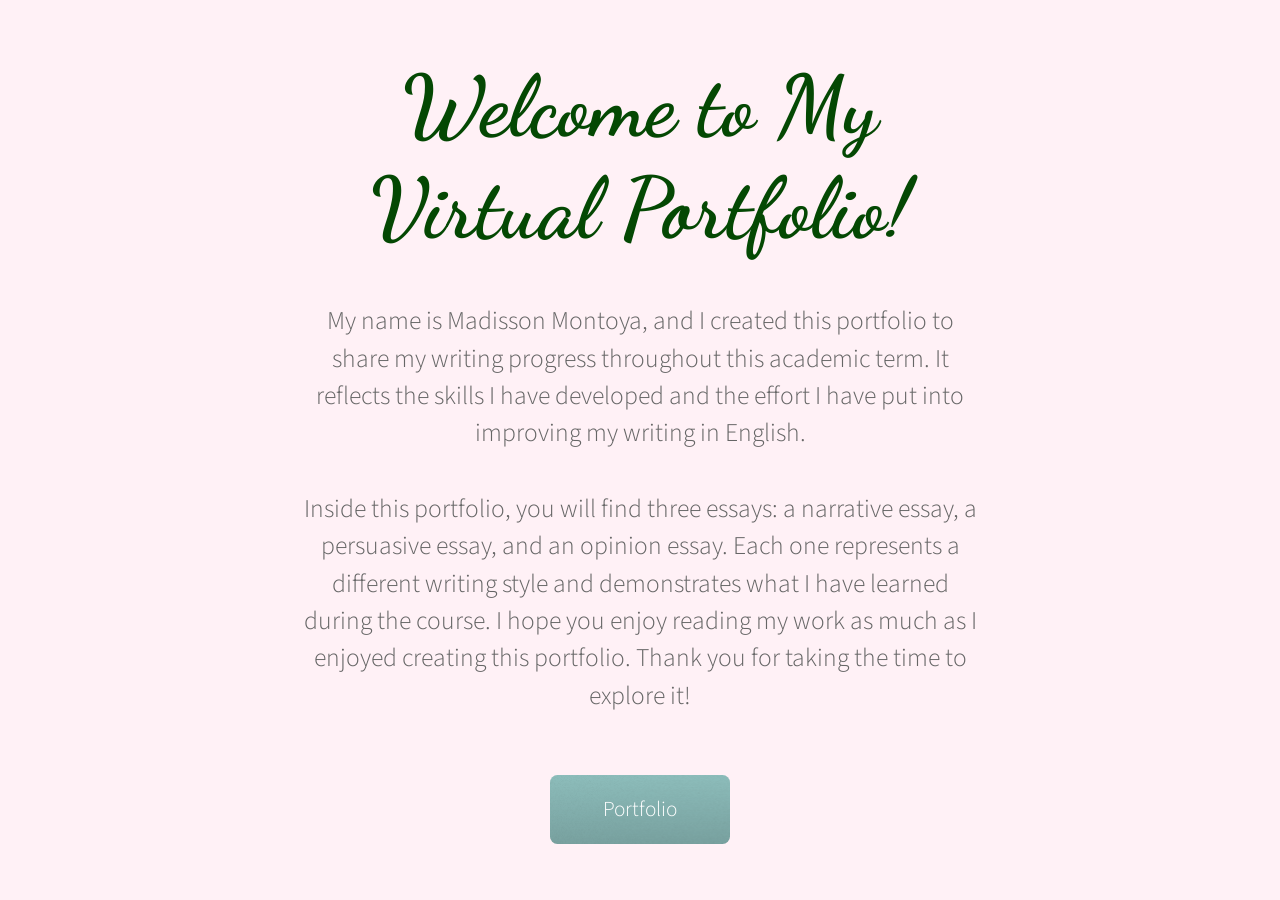
<file: splash.html>
<!DOCTYPE HTML>
<html>
<head>
    <meta charset="utf-8" />
    <meta name="viewport" content="width=device-width, initial-scale=1, user-scalable=no" />
    <link rel="stylesheet" href="assets/css/main.css" />
    <link href="https://fonts.googleapis.com/css2?family=Dancing+Script:wght@400..700&display=swap" rel="stylesheet">
    <style>
        /* Corrección única de estilos */
        body {
            background-color: #FFF1F6;
            display: flex;
            justify-content: center;
            align-items: center;
            min-height: 100vh;   /* Permite hacer scroll si el texto es largo */
            margin: 0;
            padding: 20px;       /* Evita que el título toque los bordes */
            box-sizing: border-box;
            text-align: center;
            flex-direction: column;
        }
        .splash-container {
            max-width: 700px;
            width: 100%;
            padding: 10px;
        }
        .splash-container h1 {
            font-family: 'Dancing Script', cursive;
            font-size: 4em;
            color: #044803;
            margin-top: 0;
            margin-bottom: 0.5em;
            line-height: 1.2;
        }
        .splash-container p {
            margin-bottom: 1.5em;
            color: #666;
            font-size: 1.2em;
        }
        .button {
            margin-top: 1em;
            background-color: #8ebebc !important;
            color: #fff !important;
            text-decoration: none;
            padding: 0.75em 2.5em;
            border-radius: 0.35em;
            display: inline-block;
        }
        .button:hover {
            background-color: #9ececc !important;
        }

        /* Corrección para teléfonos (pantallas de menos de 736px) */
        @media screen and (max-width: 736px) {
            .splash-container h1 {
                font-size: 2.5em; /* Título más chico para que quepa */
            }
            .splash-container p {
                font-size: 1em;   /* Texto más chico para que no se corte */
            }
        }
    </style>
</head>
<body>

    <div class="splash-container">
        <h1>Welcome to My Virtual Portfolio!</h1>
        <p>
            My name is Madisson Montoya, and I created this portfolio to share my writing progress throughout this academic term. 
            It reflects the skills I have developed and the effort I have put into improving my writing in English.
        </p>
        <p>
            Inside this portfolio, you will find three essays: a narrative essay, a persuasive essay, and an opinion essay. 
            Each one represents a different writing style and demonstrates what I have learned during the course. 
            I hope you enjoy reading my work as much as I enjoyed creating this portfolio. Thank you for taking the time to explore it!
        </p>
        <a href="index.html" class="button">Portfolio</a>
    </div>

</body>
</html>
</file>
<file: assets/css/main.css>
@import url("fontawesome-all.min.css");
@import url("https://fonts.googleapis.com/css?family=Source+Sans+Pro:300,300italic,400,600");

/*
	Prologue by HTML5 UP
	html5up.net | @ajlkn
	Free for personal and commercial use under the CCA 3.0 license (html5up.net/license)
*/

html,
body,
div,
span,
applet,
object,
iframe,
h3,
h4,
h5,
h6,
p,
blockquote,
pre,
a,
abbr,
acronym,
address,
big,
cite,
code,
del,
dfn,
em,
img,
ins,
kbd,
q,
s,
samp,
small,
strike,
strong,
sub,
sup,
tt,
var,
b,
u,
i,
center,
dl,
dt,
dd,
ol,
ul,
li,
fieldset,
form,
label,
legend,
table,
caption,
tbody,
tfoot,
thead,
tr,
th,
td,
article,
aside,
canvas,
details,
embed,
figure,
figcaption,
footer,
header,
hgroup,
menu,
nav,
output,
ruby,
section,
summary,
time,
mark,
audio,
video {
	margin: 0;
	padding: 0;
	border: 0;
	font-size: 100%;
	font: inherit;
	vertical-align: baseline;
}
h2{
	font-family: 'Dancing Script', cursive;
}
h1 {
            font-family: 'Dancing Script', cursive;
            font-size: 4em;
            color: #044803;
        }
article,
aside,
details,
figcaption,
figure,
footer,
header,
hgroup,
menu,
nav,
section {
	display: block;
}

body {
	line-height: 1;
}

ol,
ul {
	list-style: none;
}

blockquote,
q {
	quotes: none;
}

blockquote:before,
blockquote:after,
q:before,
q:after {
	content: '';
	content: none;
}

table {
	border-collapse: collapse;
	border-spacing: 0;
}

body {
	-webkit-text-size-adjust: none;
}

mark {
	background-color: transparent;
	color: inherit;
}

input::-moz-focus-inner {
	border: 0;
	padding: 0;
}

input,
select,
textarea {
	-moz-appearance: none;
	-webkit-appearance: none;
	-ms-appearance: none;
	appearance: none;
}

/* Basic */

html {
	box-sizing: border-box;
}

*,
*:before,
*:after {
	box-sizing: inherit;
}

body {
	background: #fff;
	font-family: 'Source Sans Pro', sans-serif;
	font-size: 19pt;
	font-weight: 300;
	line-height: 1.75em;
	color: #888;
}

body.is-preload *,
body.is-preload *:before,
body.is-preload *:after {
	-moz-animation: none !important;
	-webkit-animation: none !important;
	-ms-animation: none !important;
	animation: none !important;
	-moz-transition: none !important;
	-webkit-transition: none !important;
	-ms-transition: none !important;
	transition: none !important;
}

input,
textarea,
select {
	font-family: 'Source Sans Pro', sans-serif;
	font-size: 19pt;
	font-weight: 300;
	line-height: 1.75em;
	color: #888;
}

h1 {
            font-family: 'Dancing Script', cursive;
            font-size: 4em;
            color: #044803; /* El verde de tu título */
        }

h2,
h3,
h4,
h5,
h6 {
	font-weight: 300;
	color: #666;
	line-height: 1.5em;
}

h1 a{
            font-family: 'Dancing Script', cursive;
        }

h2 a,
h3 a,
h4 a,
h5 a,
h6 a {
	color: inherit;
	text-decoration: none;
}

h1 a strong {
            font-family: 'Dancing Script', cursive;
        }

h2 a strong,
h3 a strong,
h4 a strong,
h5 a strong,
h6 a strong {
	color: #333;
}

h2 {
	font-size: 2em;
	letter-spacing: -1px;
}

h2.alt {
	color: #888;
}

h2.alt strong {
	color: #666;
}

h3 {
	font-size: 1.5em;
}

header {
	margin: 0 0 2em 0;
}

header>p {
	margin: 1em 0 0 0;
}

footer {
	margin: 2em 0 0 0;
}

strong,
b {
	font-weight: 300;
	color: #666;
}

em,
i {
	font-style: italic;
}

a {
	text-decoration: none;
	color: inherit;
	border-bottom: dotted 1px rgba(128, 128, 128, 0.5);
	-moz-transition: color 0.35s ease-in-out, border-bottom-color 0.35s ease-in-out;
	-webkit-transition: color 0.35s ease-in-out, border-bottom-color 0.35s ease-in-out;
	-ms-transition: color 0.35s ease-in-out, border-bottom-color 0.35s ease-in-out;
	transition: color 0.35s ease-in-out, border-bottom-color 0.35s ease-in-out;
	outline: 0;
}

a:hover {
	color: #E27689;
	border-bottom-color: rgba(255, 255, 255, 0);
}

sub {
	position: relative;
	top: 0.5em;
	font-size: 0.8em;
}

sup {
	position: relative;
	top: -0.5em;
	font-size: 0.8em;
}

hr {
	border: 0;
	border-top: solid 1px #ddd;
}

blockquote {
	border-left: solid 0.5em #ddd;
	padding: 1em 0 1em 2em;
	font-style: italic;
}

p,
ul,
ol,
dl,
table {
	margin-bottom: 2em;
}

br.clear {
	clear: both;
}

/* Container */

.container {
	margin: 0 auto;
	max-width: 100%;
	width: 1400px;
}

@media screen and (min-width: 961px) and (max-width: 1880px) {

	.container {
		width: 1200px;
	}

}

@media screen and (min-width: 961px) and (max-width: 1620px) {

	.container {
		width: 960px;
	}

}

@media screen and (min-width: 961px) and (max-width: 1320px) {

	.container {
		width: 100%;
	}

}

@media screen and (max-width: 960px) {

	.container {
		width: 100%;
	}

}

@media screen and (max-width: 736px) {

	.container {
		width: 100%;
	}

}

/* Row */

.row {
	display: flex;
	flex-wrap: wrap;
	box-sizing: border-box;
	align-items: stretch;
}

.row>* {
	box-sizing: border-box;
}

.row.gtr-uniform>*> :last-child {
	margin-bottom: 0;
}

.row.aln-left {
	justify-content: flex-start;
}

.row.aln-center {
	justify-content: center;
}

.row.aln-right {
	justify-content: flex-end;
}

.row.aln-top {
	align-items: flex-start;
}

.row.aln-middle {
	align-items: center;
}

.row.aln-bottom {
	align-items: flex-end;
}

.row>.imp {
	order: -1;
}

.row>.col-1 {
	width: 8.33333%;
}

.row>.off-1 {
	margin-left: 8.33333%;
}

.row>.col-2 {
	width: 16.66667%;
}

.row>.off-2 {
	margin-left: 16.66667%;
}

.row>.col-3 {
	width: 25%;
}

.row>.off-3 {
	margin-left: 25%;
}

.row>.col-4 {
	width: 33.33333%;
}

.row>.off-4 {
	margin-left: 33.33333%;
}

.row>.col-5 {
	width: 41.66667%;
}

.row>.off-5 {
	margin-left: 41.66667%;
}

.row>.col-6 {
	width: 50%;
}

.row>.off-6 {
	margin-left: 50%;
}

.row>.col-7 {
	width: 58.33333%;
}

.row>.off-7 {
	margin-left: 58.33333%;
}

.row>.col-8 {
	width: 66.66667%;
}

.row>.off-8 {
	margin-left: 66.66667%;
}

.row>.col-9 {
	width: 75%;
}

.row>.off-9 {
	margin-left: 75%;
}

.row>.col-10 {
	width: 83.33333%;
}

.row>.off-10 {
	margin-left: 83.33333%;
}

.row>.col-11 {
	width: 91.66667%;
}

.row>.off-11 {
	margin-left: 91.66667%;
}

.row>.col-12 {
	width: 100%;
}

.row>.off-12 {
	margin-left: 100%;
}

.row.gtr-0 {
	margin-top: 0px;
	margin-left: 0px;
}

.row.gtr-0>* {
	padding: 0px 0 0 0px;
}

.row.gtr-0.gtr-uniform {
	margin-top: 0px;
}

.row.gtr-0.gtr-uniform>* {
	padding-top: 0px;
}

.row.gtr-25 {
	margin-top: -10px;
	margin-left: -10px;
}

.row.gtr-25>* {
	padding: 10px 0 0 10px;
}

.row.gtr-25.gtr-uniform {
	margin-top: -10px;
}

.row.gtr-25.gtr-uniform>* {
	padding-top: 10px;
}

.row.gtr-50 {
	margin-top: -20px;
	margin-left: -20px;
}

.row.gtr-50>* {
	padding: 20px 0 0 20px;
}

.row.gtr-50.gtr-uniform {
	margin-top: -20px;
}

.row.gtr-50.gtr-uniform>* {
	padding-top: 20px;
}

.row {
	margin-top: -40px;
	margin-left: -40px;
}

.row>* {
	padding: 40px 0 0 40px;
}

.row.gtr-uniform {
	margin-top: -40px;
}

.row.gtr-uniform>* {
	padding-top: 40px;
}

.row.gtr-150 {
	margin-top: -60px;
	margin-left: -60px;
}

.row.gtr-150>* {
	padding: 60px 0 0 60px;
}

.row.gtr-150.gtr-uniform {
	margin-top: -60px;
}

.row.gtr-150.gtr-uniform>* {
	padding-top: 60px;
}

.row.gtr-200 {
	margin-top: -80px;
	margin-left: -80px;
}

.row.gtr-200>* {
	padding: 80px 0 0 80px;
}

.row.gtr-200.gtr-uniform {
	margin-top: -80px;
}

.row.gtr-200.gtr-uniform>* {
	padding-top: 80px;
}

@media screen and (min-width: 961px) and (max-width: 1880px) {

	.row {
		display: flex;
		flex-wrap: wrap;
		box-sizing: border-box;
		align-items: stretch;
	}

	.row>* {
		box-sizing: border-box;
	}

	.row.gtr-uniform>*> :last-child {
		margin-bottom: 0;
	}

	.row.aln-left {
		justify-content: flex-start;
	}

	.row.aln-center {
		justify-content: center;
	}

	.row.aln-right {
		justify-content: flex-end;
	}

	.row.aln-top {
		align-items: flex-start;
	}

	.row.aln-middle {
		align-items: center;
	}

	.row.aln-bottom {
		align-items: flex-end;
	}

	.row>.imp-wide {
		order: -1;
	}

	.row>.col-1-wide {
		width: 8.33333%;
	}

	.row>.off-1-wide {
		margin-left: 8.33333%;
	}

	.row>.col-2-wide {
		width: 16.66667%;
	}

	.row>.off-2-wide {
		margin-left: 16.66667%;
	}

	.row>.col-3-wide {
		width: 25%;
	}

	.row>.off-3-wide {
		margin-left: 25%;
	}

	.row>.col-4-wide {
		width: 33.33333%;
	}

	.row>.off-4-wide {
		margin-left: 33.33333%;
	}

	.row>.col-5-wide {
		width: 41.66667%;
	}

	.row>.off-5-wide {
		margin-left: 41.66667%;
	}

	.row>.col-6-wide {
		width: 50%;
	}

	.row>.off-6-wide {
		margin-left: 50%;
	}

	.row>.col-7-wide {
		width: 58.33333%;
	}

	.row>.off-7-wide {
		margin-left: 58.33333%;
	}

	.row>.col-8-wide {
		width: 66.66667%;
	}

	.row>.off-8-wide {
		margin-left: 66.66667%;
	}

	.row>.col-9-wide {
		width: 75%;
	}

	.row>.off-9-wide {
		margin-left: 75%;
	}

	.row>.col-10-wide {
		width: 83.33333%;
	}

	.row>.off-10-wide {
		margin-left: 83.33333%;
	}

	.row>.col-11-wide {
		width: 91.66667%;
	}

	.row>.off-11-wide {
		margin-left: 91.66667%;
	}

	.row>.col-12-wide {
		width: 100%;
	}

	.row>.off-12-wide {
		margin-left: 100%;
	}

	.row.gtr-0 {
		margin-top: 0px;
		margin-left: 0px;
	}

	.row.gtr-0>* {
		padding: 0px 0 0 0px;
	}

	.row.gtr-0.gtr-uniform {
		margin-top: 0px;
	}

	.row.gtr-0.gtr-uniform>* {
		padding-top: 0px;
	}

	.row.gtr-25 {
		margin-top: -10px;
		margin-left: -10px;
	}

	.row.gtr-25>* {
		padding: 10px 0 0 10px;
	}

	.row.gtr-25.gtr-uniform {
		margin-top: -10px;
	}

	.row.gtr-25.gtr-uniform>* {
		padding-top: 10px;
	}

	.row.gtr-50 {
		margin-top: -20px;
		margin-left: -20px;
	}

	.row.gtr-50>* {
		padding: 20px 0 0 20px;
	}

	.row.gtr-50.gtr-uniform {
		margin-top: -20px;
	}

	.row.gtr-50.gtr-uniform>* {
		padding-top: 20px;
	}

	.row {
		margin-top: -40px;
		margin-left: -40px;
	}

	.row>* {
		padding: 40px 0 0 40px;
	}

	.row.gtr-uniform {
		margin-top: -40px;
	}

	.row.gtr-uniform>* {
		padding-top: 40px;
	}

	.row.gtr-150 {
		margin-top: -60px;
		margin-left: -60px;
	}

	.row.gtr-150>* {
		padding: 60px 0 0 60px;
	}

	.row.gtr-150.gtr-uniform {
		margin-top: -60px;
	}

	.row.gtr-150.gtr-uniform>* {
		padding-top: 60px;
	}

	.row.gtr-200 {
		margin-top: -80px;
		margin-left: -80px;
	}

	.row.gtr-200>* {
		padding: 80px 0 0 80px;
	}

	.row.gtr-200.gtr-uniform {
		margin-top: -80px;
	}

	.row.gtr-200.gtr-uniform>* {
		padding-top: 80px;
	}

}

@media screen and (min-width: 961px) and (max-width: 1620px) {

	.row {
		display: flex;
		flex-wrap: wrap;
		box-sizing: border-box;
		align-items: stretch;
	}

	.row>* {
		box-sizing: border-box;
	}

	.row.gtr-uniform>*> :last-child {
		margin-bottom: 0;
	}

	.row.aln-left {
		justify-content: flex-start;
	}

	.row.aln-center {
		justify-content: center;
	}

	.row.aln-right {
		justify-content: flex-end;
	}

	.row.aln-top {
		align-items: flex-start;
	}

	.row.aln-middle {
		align-items: center;
	}

	.row.aln-bottom {
		align-items: flex-end;
	}

	.row>.imp-normal {
		order: -1;
	}

	.row>.col-1-normal {
		width: 8.33333%;
	}

	.row>.off-1-normal {
		margin-left: 8.33333%;
	}

	.row>.col-2-normal {
		width: 16.66667%;
	}

	.row>.off-2-normal {
		margin-left: 16.66667%;
	}

	.row>.col-3-normal {
		width: 25%;
	}

	.row>.off-3-normal {
		margin-left: 25%;
	}

	.row>.col-4-normal {
		width: 33.33333%;
	}

	.row>.off-4-normal {
		margin-left: 33.33333%;
	}

	.row>.col-5-normal {
		width: 41.66667%;
	}

	.row>.off-5-normal {
		margin-left: 41.66667%;
	}

	.row>.col-6-normal {
		width: 50%;
	}

	.row>.off-6-normal {
		margin-left: 50%;
	}

	.row>.col-7-normal {
		width: 58.33333%;
	}

	.row>.off-7-normal {
		margin-left: 58.33333%;
	}

	.row>.col-8-normal {
		width: 66.66667%;
	}

	.row>.off-8-normal {
		margin-left: 66.66667%;
	}

	.row>.col-9-normal {
		width: 75%;
	}

	.row>.off-9-normal {
		margin-left: 75%;
	}

	.row>.col-10-normal {
		width: 83.33333%;
	}

	.row>.off-10-normal {
		margin-left: 83.33333%;
	}

	.row>.col-11-normal {
		width: 91.66667%;
	}

	.row>.off-11-normal {
		margin-left: 91.66667%;
	}

	.row>.col-12-normal {
		width: 100%;
	}

	.row>.off-12-normal {
		margin-left: 100%;
	}

	.row.gtr-0 {
		margin-top: 0px;
		margin-left: 0px;
	}

	.row.gtr-0>* {
		padding: 0px 0 0 0px;
	}

	.row.gtr-0.gtr-uniform {
		margin-top: 0px;
	}

	.row.gtr-0.gtr-uniform>* {
		padding-top: 0px;
	}

	.row.gtr-25 {
		margin-top: -10px;
		margin-left: -10px;
	}

	.row.gtr-25>* {
		padding: 10px 0 0 10px;
	}

	.row.gtr-25.gtr-uniform {
		margin-top: -10px;
	}

	.row.gtr-25.gtr-uniform>* {
		padding-top: 10px;
	}

	.row.gtr-50 {
		margin-top: -20px;
		margin-left: -20px;
	}

	.row.gtr-50>* {
		padding: 20px 0 0 20px;
	}

	.row.gtr-50.gtr-uniform {
		margin-top: -20px;
	}

	.row.gtr-50.gtr-uniform>* {
		padding-top: 20px;
	}

	.row {
		margin-top: -40px;
		margin-left: -40px;
	}

	.row>* {
		padding: 40px 0 0 40px;
	}

	.row.gtr-uniform {
		margin-top: -40px;
	}

	.row.gtr-uniform>* {
		padding-top: 40px;
	}

	.row.gtr-150 {
		margin-top: -60px;
		margin-left: -60px;
	}

	.row.gtr-150>* {
		padding: 60px 0 0 60px;
	}

	.row.gtr-150.gtr-uniform {
		margin-top: -60px;
	}

	.row.gtr-150.gtr-uniform>* {
		padding-top: 60px;
	}

	.row.gtr-200 {
		margin-top: -80px;
		margin-left: -80px;
	}

	.row.gtr-200>* {
		padding: 80px 0 0 80px;
	}

	.row.gtr-200.gtr-uniform {
		margin-top: -80px;
	}

	.row.gtr-200.gtr-uniform>* {
		padding-top: 80px;
	}

}

@media screen and (min-width: 961px) and (max-width: 1320px) {

	.row {
		display: flex;
		flex-wrap: wrap;
		box-sizing: border-box;
		align-items: stretch;
	}

	.row>* {
		box-sizing: border-box;
	}

	.row.gtr-uniform>*> :last-child {
		margin-bottom: 0;
	}

	.row.aln-left {
		justify-content: flex-start;
	}

	.row.aln-center {
		justify-content: center;
	}

	.row.aln-right {
		justify-content: flex-end;
	}

	.row.aln-top {
		align-items: flex-start;
	}

	.row.aln-middle {
		align-items: center;
	}

	.row.aln-bottom {
		align-items: flex-end;
	}

	.row>.imp-narrow {
		order: -1;
	}

	.row>.col-1-narrow {
		width: 8.33333%;
	}

	.row>.off-1-narrow {
		margin-left: 8.33333%;
	}

	.row>.col-2-narrow {
		width: 16.66667%;
	}

	.row>.off-2-narrow {
		margin-left: 16.66667%;
	}

	.row>.col-3-narrow {
		width: 25%;
	}

	.row>.off-3-narrow {
		margin-left: 25%;
	}

	.row>.col-4-narrow {
		width: 33.33333%;
	}

	.row>.off-4-narrow {
		margin-left: 33.33333%;
	}

	.row>.col-5-narrow {
		width: 41.66667%;
	}

	.row>.off-5-narrow {
		margin-left: 41.66667%;
	}

	.row>.col-6-narrow {
		width: 50%;
	}

	.row>.off-6-narrow {
		margin-left: 50%;
	}

	.row>.col-7-narrow {
		width: 58.33333%;
	}

	.row>.off-7-narrow {
		margin-left: 58.33333%;
	}

	.row>.col-8-narrow {
		width: 66.66667%;
	}

	.row>.off-8-narrow {
		margin-left: 66.66667%;
	}

	.row>.col-9-narrow {
		width: 75%;
	}

	.row>.off-9-narrow {
		margin-left: 75%;
	}

	.row>.col-10-narrow {
		width: 83.33333%;
	}

	.row>.off-10-narrow {
		margin-left: 83.33333%;
	}

	.row>.col-11-narrow {
		width: 91.66667%;
	}

	.row>.off-11-narrow {
		margin-left: 91.66667%;
	}

	.row>.col-12-narrow {
		width: 100%;
	}

	.row>.off-12-narrow {
		margin-left: 100%;
	}

	.row.gtr-0 {
		margin-top: 0px;
		margin-left: 0px;
	}

	.row.gtr-0>* {
		padding: 0px 0 0 0px;
	}

	.row.gtr-0.gtr-uniform {
		margin-top: 0px;
	}

	.row.gtr-0.gtr-uniform>* {
		padding-top: 0px;
	}

	.row.gtr-25 {
		margin-top: -5px;
		margin-left: -5px;
	}

	.row.gtr-25>* {
		padding: 5px 0 0 5px;
	}

	.row.gtr-25.gtr-uniform {
		margin-top: -5px;
	}

	.row.gtr-25.gtr-uniform>* {
		padding-top: 5px;
	}

	.row.gtr-50 {
		margin-top: -10px;
		margin-left: -10px;
	}

	.row.gtr-50>* {
		padding: 10px 0 0 10px;
	}

	.row.gtr-50.gtr-uniform {
		margin-top: -10px;
	}

	.row.gtr-50.gtr-uniform>* {
		padding-top: 10px;
	}

	.row {
		margin-top: -20px;
		margin-left: -20px;
	}

	.row>* {
		padding: 20px 0 0 20px;
	}

	.row.gtr-uniform {
		margin-top: -20px;
	}

	.row.gtr-uniform>* {
		padding-top: 20px;
	}

	.row.gtr-150 {
		margin-top: -30px;
		margin-left: -30px;
	}

	.row.gtr-150>* {
		padding: 30px 0 0 30px;
	}

	.row.gtr-150.gtr-uniform {
		margin-top: -30px;
	}

	.row.gtr-150.gtr-uniform>* {
		padding-top: 30px;
	}

	.row.gtr-200 {
		margin-top: -40px;
		margin-left: -40px;
	}

	.row.gtr-200>* {
		padding: 40px 0 0 40px;
	}

	.row.gtr-200.gtr-uniform {
		margin-top: -40px;
	}

	.row.gtr-200.gtr-uniform>* {
		padding-top: 40px;
	}

}

@media screen and (max-width: 960px) {

	.row {
		display: flex;
		flex-wrap: wrap;
		box-sizing: border-box;
		align-items: stretch;
	}

	.row>* {
		box-sizing: border-box;
	}

	.row.gtr-uniform>*> :last-child {
		margin-bottom: 0;
	}

	.row.aln-left {
		justify-content: flex-start;
	}

	.row.aln-center {
		justify-content: center;
	}

	.row.aln-right {
		justify-content: flex-end;
	}

	.row.aln-top {
		align-items: flex-start;
	}

	.row.aln-middle {
		align-items: center;
	}

	.row.aln-bottom {
		align-items: flex-end;
	}

	.row>.imp-narrower {
		order: -1;
	}

	.row>.col-1-narrower {
		width: 8.33333%;
	}

	.row>.off-1-narrower {
		margin-left: 8.33333%;
	}

	.row>.col-2-narrower {
		width: 16.66667%;
	}

	.row>.off-2-narrower {
		margin-left: 16.66667%;
	}

	.row>.col-3-narrower {
		width: 25%;
	}

	.row>.off-3-narrower {
		margin-left: 25%;
	}

	.row>.col-4-narrower {
		width: 33.33333%;
	}

	.row>.off-4-narrower {
		margin-left: 33.33333%;
	}

	.row>.col-5-narrower {
		width: 41.66667%;
	}

	.row>.off-5-narrower {
		margin-left: 41.66667%;
	}

	.row>.col-6-narrower {
		width: 50%;
	}

	.row>.off-6-narrower {
		margin-left: 50%;
	}

	.row>.col-7-narrower {
		width: 58.33333%;
	}

	.row>.off-7-narrower {
		margin-left: 58.33333%;
	}

	.row>.col-8-narrower {
		width: 66.66667%;
	}

	.row>.off-8-narrower {
		margin-left: 66.66667%;
	}

	.row>.col-9-narrower {
		width: 75%;
	}

	.row>.off-9-narrower {
		margin-left: 75%;
	}

	.row>.col-10-narrower {
		width: 83.33333%;
	}

	.row>.off-10-narrower {
		margin-left: 83.33333%;
	}

	.row>.col-11-narrower {
		width: 91.66667%;
	}

	.row>.off-11-narrower {
		margin-left: 91.66667%;
	}

	.row>.col-12-narrower {
		width: 100%;
	}

	.row>.off-12-narrower {
		margin-left: 100%;
	}

	.row.gtr-0 {
		margin-top: 0px;
		margin-left: 0px;
	}

	.row.gtr-0>* {
		padding: 0px 0 0 0px;
	}

	.row.gtr-0.gtr-uniform {
		margin-top: 0px;
	}

	.row.gtr-0.gtr-uniform>* {
		padding-top: 0px;
	}

	.row.gtr-25 {
		margin-top: -5px;
		margin-left: -5px;
	}

	.row.gtr-25>* {
		padding: 5px 0 0 5px;
	}

	.row.gtr-25.gtr-uniform {
		margin-top: -5px;
	}

	.row.gtr-25.gtr-uniform>* {
		padding-top: 5px;
	}

	.row.gtr-50 {
		margin-top: -10px;
		margin-left: -10px;
	}

	.row.gtr-50>* {
		padding: 10px 0 0 10px;
	}

	.row.gtr-50.gtr-uniform {
		margin-top: -10px;
	}

	.row.gtr-50.gtr-uniform>* {
		padding-top: 10px;
	}

	.row {
		margin-top: -20px;
		margin-left: -20px;
	}

	.row>* {
		padding: 20px 0 0 20px;
	}

	.row.gtr-uniform {
		margin-top: -20px;
	}

	.row.gtr-uniform>* {
		padding-top: 20px;
	}

	.row.gtr-150 {
		margin-top: -30px;
		margin-left: -30px;
	}

	.row.gtr-150>* {
		padding: 30px 0 0 30px;
	}

	.row.gtr-150.gtr-uniform {
		margin-top: -30px;
	}

	.row.gtr-150.gtr-uniform>* {
		padding-top: 30px;
	}

	.row.gtr-200 {
		margin-top: -40px;
		margin-left: -40px;
	}

	.row.gtr-200>* {
		padding: 40px 0 0 40px;
	}

	.row.gtr-200.gtr-uniform {
		margin-top: -40px;
	}

	.row.gtr-200.gtr-uniform>* {
		padding-top: 40px;
	}

}

@media screen and (max-width: 736px) {

	.row {
		display: flex;
		flex-wrap: wrap;
		box-sizing: border-box;
		align-items: stretch;
	}

	.row>* {
		box-sizing: border-box;
	}

	.row.gtr-uniform>*> :last-child {
		margin-bottom: 0;
	}

	.row.aln-left {
		justify-content: flex-start;
	}

	.row.aln-center {
		justify-content: center;
	}

	.row.aln-right {
		justify-content: flex-end;
	}

	.row.aln-top {
		align-items: flex-start;
	}

	.row.aln-middle {
		align-items: center;
	}

	.row.aln-bottom {
		align-items: flex-end;
	}

	.row>.imp-mobile {
		order: -1;
	}

	.row>.col-1-mobile {
		width: 8.33333%;
	}

	.row>.off-1-mobile {
		margin-left: 8.33333%;
	}

	.row>.col-2-mobile {
		width: 16.66667%;
	}

	.row>.off-2-mobile {
		margin-left: 16.66667%;
	}

	.row>.col-3-mobile {
		width: 25%;
	}

	.row>.off-3-mobile {
		margin-left: 25%;
	}

	.row>.col-4-mobile {
		width: 33.33333%;
	}

	.row>.off-4-mobile {
		margin-left: 33.33333%;
	}

	.row>.col-5-mobile {
		width: 41.66667%;
	}

	.row>.off-5-mobile {
		margin-left: 41.66667%;
	}

	.row>.col-6-mobile {
		width: 50%;
	}

	.row>.off-6-mobile {
		margin-left: 50%;
	}

	.row>.col-7-mobile {
		width: 58.33333%;
	}

	.row>.off-7-mobile {
		margin-left: 58.33333%;
	}

	.row>.col-8-mobile {
		width: 66.66667%;
	}

	.row>.off-8-mobile {
		margin-left: 66.66667%;
	}

	.row>.col-9-mobile {
		width: 75%;
	}

	.row>.off-9-mobile {
		margin-left: 75%;
	}

	.row>.col-10-mobile {
		width: 83.33333%;
	}

	.row>.off-10-mobile {
		margin-left: 83.33333%;
	}

	.row>.col-11-mobile {
		width: 91.66667%;
	}

	.row>.off-11-mobile {
		margin-left: 91.66667%;
	}

	.row>.col-12-mobile {
		width: 100%;
	}

	.row>.off-12-mobile {
		margin-left: 100%;
	}

	.row.gtr-0 {
		margin-top: 0px;
		margin-left: 0px;
	}

	.row.gtr-0>* {
		padding: 0px 0 0 0px;
	}

	.row.gtr-0.gtr-uniform {
		margin-top: 0px;
	}

	.row.gtr-0.gtr-uniform>* {
		padding-top: 0px;
	}

	.row.gtr-25 {
		margin-top: -5px;
		margin-left: -5px;
	}

	.row.gtr-25>* {
		padding: 5px 0 0 5px;
	}

	.row.gtr-25.gtr-uniform {
		margin-top: -5px;
	}

	.row.gtr-25.gtr-uniform>* {
		padding-top: 5px;
	}

	.row.gtr-50 {
		margin-top: -10px;
		margin-left: -10px;
	}

	.row.gtr-50>* {
		padding: 10px 0 0 10px;
	}

	.row.gtr-50.gtr-uniform {
		margin-top: -10px;
	}

	.row.gtr-50.gtr-uniform>* {
		padding-top: 10px;
	}

	.row {
		margin-top: -20px;
		margin-left: -20px;
	}

	.row>* {
		padding: 20px 0 0 20px;
	}

	.row.gtr-uniform {
		margin-top: -20px;
	}

	.row.gtr-uniform>* {
		padding-top: 20px;
	}

	.row.gtr-150 {
		margin-top: -30px;
		margin-left: -30px;
	}

	.row.gtr-150>* {
		padding: 30px 0 0 30px;
	}

	.row.gtr-150.gtr-uniform {
		margin-top: -30px;
	}

	.row.gtr-150.gtr-uniform>* {
		padding-top: 30px;
	}

	.row.gtr-200 {
		margin-top: -40px;
		margin-left: -40px;
	}

	.row.gtr-200>* {
		padding: 40px 0 0 40px;
	}

	.row.gtr-200.gtr-uniform {
		margin-top: -40px;
	}

	.row.gtr-200.gtr-uniform>* {
		padding-top: 40px;
	}

}

/* Sections/Article */

section,
article {
	margin-bottom: 3em;
}

section> :last-child,
section>.container,
section:last-child,
article> :last-child,
article>.container,
article:last-child {
	margin-bottom: 0;
}

.row>section,
.row>article {
	margin-bottom: 0;
}

/* Image */

.image {
	display: inline-block;
	border: 0;
}

.image img {
	display: block;
	width: 100%;
}

.image.avatar48 {
	width: 48px;
	height: 48px;
	background: #f00;
}

.image.avatar48 img {
	width: 48px;
	height: 48px;
}

.image.fit {
	display: block;
	width: 100%;
}

.image.featured {
	display: block;
	width: 100%;
	margin: 0 0 2em 0;
}

.image.left {
	float: left;
	margin: 0 2em 2em 0;
}

.image.centered {
	display: block;
	margin: 0 0 2em 0;
}

.image.centered img {
	margin: 0 auto;
	width: auto;
}

/* List */

ul {
	list-style: disc;
	padding-left: 1em;
}

ul li {
	padding-left: 0.5em;
}

ol {
	list-style: decimal;
	padding-left: 1.25em;
}

ol li {
	padding-left: 0.25em;
}

/* Icons */

ul.icons {
	cursor: default;
	list-style: none;
	padding-left: 0;
}

ul.icons li {
	display: inline-block;
	padding-left: 0;
}

ul.icons a {
	display: inline-block;
	width: 2em;
	height: 2em;
	line-height: 2em;
	text-align: center;
	border: 0;
}

/* Form */

form label {
	display: block;
	text-align: left;
	margin-bottom: 0.5em;
}

form input[type="text"],
form input[type="email"],
form input[type="password"],
form select,
form textarea {
	position: relative;
	-webkit-appearance: none;
	display: block;
	border: 0;
	outline: 0;
	background: #fff;
	background: rgba(255, 255, 255, 0.75);
	width: 100%;
	border-radius: 0.35em;
	padding: 0.75em 1em 0.75em 1em;
	box-shadow: inset 0 0.1em 0.1em 0 rgba(0, 0, 0, 0.05);
	border: solid 1px rgba(0, 0, 0, 0.15);
	-moz-transition: all 0.35s ease-in-out;
	-webkit-transition: all 0.35s ease-in-out;
	-ms-transition: all 0.35s ease-in-out;
	transition: all 0.35s ease-in-out;
}

form input[type="text"]:focus,
form input[type="email"]:focus,
form input[type="password"]:focus,
form select:focus,
form textarea:focus {
	box-shadow: 0 0 2px 1px #8ebebc;
	background: #fff;
}

form input[type="text"],
form input[type="email"],
form input[type="password"],
form select {
	line-height: 1.25em;
}

form textarea {
	min-height: 14em;
}

form ::-webkit-input-placeholder {
	color: #555 !important;
}

form :-moz-placeholder {
	color: #555 !important;
}

form ::-moz-placeholder {
	color: #555 !important;
}

form :-ms-input-placeholder {
	color: #555 !important;
}

form ::-moz-focus-inner {
	border: 0;
}

/* Table */

table {
	width: 100%;
	text-align: left;
}

table tbody tr:nth-child(2n+2) {
	background: #f4f4f4;
}

table td {
	padding: 0.5em 1em 0.5em 1em;
}

table th {
	text-align: left;
	padding: 0.5em 1em 0.5em 1em;
	color: #fff;
	background: #222729 url("images/overlay.png");
}

table thead {
	background: #444;
	color: #fff;
}

table tfoot {
	background: #eee;
}

/* Button */

input[type="button"],
input[type="submit"],
input[type="reset"],
button,
.button {
	position: relative;
	display: inline-block;
	border-radius: 0.35em;
	color: #fff !important;
	text-decoration: none;
	padding: 0.75em 2.5em 0.75em 2.5em;
	background-color: #8ebebc;
	border: 0;
	cursor: pointer;
	background-image: -moz-linear-gradient(top, rgba(0, 0, 0, 0), rgba(0, 0, 0, 0.15)), url("images/overlay.png");
	background-image: -webkit-linear-gradient(top, rgba(0, 0, 0, 0), rgba(0, 0, 0, 0.15)), url("images/overlay.png");
	background-image: -ms-linear-gradient(top, rgba(0, 0, 0, 0), rgba(0, 0, 0, 0.15)), url("images/overlay.png");
	background-image: linear-gradient(top, rgba(0, 0, 0, 0), rgba(0, 0, 0, 0.15)), url("images/overlay.png");
	-moz-transition: background-color 0.35s ease-in-out;
	-webkit-transition: background-color 0.35s ease-in-out;
	-ms-transition: background-color 0.35s ease-in-out;
	transition: background-color 0.35s ease-in-out;
}

input[type="button"]:hover,
input[type="submit"]:hover,
input[type="reset"]:hover,
button:hover,
.button:hover {
	background-color: #9ececc;
}

input[type="button"]:active,
input[type="submit"]:active,
input[type="reset"]:active,
button:active,
.button:active {
	background-color: #7eaeac;
}

/* Item */

.item {
	box-shadow: 0 0.05em 0.15em 0 rgba(0, 0, 0, 0.05);
	margin-bottom: 40px;
}

.item header {
	background: #fff;
	margin: 0;
	padding: 1em 0 1em 0;
	font-size: 0.8em;
}

.item header h3 {
	font-size: 1em;
}

/* Icons */

.icon {
	text-decoration: none;
	text-decoration: none;
}

.icon:before {
	-moz-osx-font-smoothing: grayscale;
	-webkit-font-smoothing: antialiased;
	display: inline-block;
	font-style: normal;
	font-variant: normal;
	text-rendering: auto;
	line-height: 1;
	text-transform: none !important;
	font-family: 'Font Awesome 5 Free';
	font-weight: 400;
}

.icon:before {
	line-height: inherit;
}

.icon>.label {
	display: none;
}

.icon.solid:before {
	font-weight: 900;
}

.icon.brands:before {
	font-family: 'Font Awesome 5 Brands';
}

/* Header */

#header {
	display: -moz-flex;
	display: -webkit-flex;
	display: -ms-flex;
	display: flex;
	-moz-flex-direction: column;
	-webkit-flex-direction: column;
	-ms-flex-direction: column;
	flex-direction: column;
	-moz-justify-content: space-between;
	-webkit-justify-content: space-between;
	-ms-justify-content: space-between;
	justify-content: space-between;
	background: #222629 url("images/overlay.png");
	box-shadow: inset -0.25em 0 0.25em 0 rgba(0, 0, 0, 0.1);
	color: #fff;
	height: 100%;
	left: 0;
	overflow-y: auto;
	position: fixed;
	text-align: right;
	top: 0;
	width: 375px;
}

#header .top {
	-moz-flex-grow: 1;
	-webkit-flex-grow: 1;
	-ms-flex-grow: 1;
	flex-grow: 1;
}

#header .bottom {
	-moz-flex-shrink: 0;
	-webkit-flex-shrink: 0;
	-ms-flex-shrink: 0;
	flex-shrink: 0;
	padding: 1.5em 0 0.75em 0;
}

#header .bottom> :last-child {
	margin-bottom: 0;
}

#header .icons {
	font-size: 0.8em;
	text-align: center;
}

#header .icons a {
	color: #41484c;
	-moz-transition: color 0.35s ease-in-out;
	-webkit-transition: color 0.35s ease-in-out;
	-ms-transition: color 0.35s ease-in-out;
	transition: color 0.35s ease-in-out;
}

#header .icons a:hover {
	color: #fff;
}

#logo {
	position: relative;
	margin: 1.75em 1.5em 1.5em 1.5em;
	min-height: 48px;
	cursor: default;
}

#logo h1 {
    font-family: 'Dancing Script', cursive;
	position: relative;
	color: #fff;
	font-weight: 600;
	font-size: 1em;
	line-height: 1em;
}

#logo p {
	position: relative;
	display: block;
	font-size: 0.6em;
	color: rgba(255, 255, 255, 0.5);
	line-height: 1.25em;
	margin: 0.5em 0 0 0;
}

#logo .image {
	position: absolute;
	left: 0;
	top: 0;
}

#nav ul {
	list-style: none;
	padding-left: 0;
	margin-bottom: 0;
}

#nav ul li {
	padding-left: 0;
}

#nav ul li a {
	display: block;
	padding: 0.5em 1.5em 0.5em 1.5em;
	color: rgba(255, 255, 255, 0.5);
	text-decoration: none;
	outline: 0;
	border: 0;
	-moz-transition: none;
	-webkit-transition: none;
	-ms-transition: none;
	transition: none;
}

#nav ul li a span {
	position: relative;
	display: block;
	font-size: 0.8em;
}

#nav ul li a span:before {
	position: absolute;
	left: 0;
	color: #41484c;
	text-align: center;
	width: 1.25em;
	line-height: 1.75em;
}

#nav ul li a.active {
	background: rgba(0, 0, 0, 0.15);
	box-shadow: inset 0 0 0.25em 0 rgba(0, 0, 0, 0.125);
	color: #fff;
}

#nav ul li a.active span:before {
	color: #e27689;
}

/* Footer */

#footer {
	margin-left: 375px;
	text-align: center;
	background-color: #dce3e2;
	padding: 3em 0 4em 0;
	box-shadow: inset 0 1px 0 0 rgba(0, 0, 0, 0.05), inset 0 0.1em 0.1em 0 rgba(0, 0, 0, 0.025);
	font-size: 0.8em;
}

#footer .copyright {
	cursor: default;
	margin: 0;
}

#footer .copyright li {
	display: inline-block;
	line-height: 1em;
	border-left: solid 1px rgba(128, 128, 128, 0.35);
	padding: 0 0 0 0.5em;
	margin: 0 0 0 0.5em;
}

#footer .copyright li:first-child {
	border-left: 0;
	padding-left: 0;
	margin-left: 0;
}

/* Main */

#main {
	margin-left: 375px;
}

#main>section {
	margin: 0;
	overflow: hidden;
	padding: 4em 0;
	box-shadow: inset 0 1px 0 0 rgba(0, 0, 0, 0.05), inset 0 0.1em 0.1em 0 rgba(0, 0, 0, 0.025);
	text-align: center;
	background-image: url("images/overlay.png");
}

#main>section.dark {
	color: #ddd;
	color: rgba(255, 255, 255, 0.75);
}

#main>section.dark h2,
#main>section.dark h3,
#main>section.dark h4,
#main>section.dark h5,
#main>section.dark h6 {
	color: inherit;
}

#main>section.dark strong {
	color: #fff;
	border-color: inherit;
}

#main>section.dark a {
	color: #fff;
	border-color: inherit;
}

#main>section.dark a:hover {
	border-bottom-color: rgba(255, 255, 255, 0);
}

#main>section.cover {
	padding: 10em 0;
	background-size: cover;
	background-position: center center;
}

#main>section.one {
	background-color: #81918E;
	background-image: url("../../images/banner.jpg");
	background-size: cover;
	background-position: center;
	background-repeat: no-repeat;
}
.image.featured img {
    max-width: 600px;    /* Le ponemos un tamaño máximo, así no crece infinitamente */
    width: 100%;         /* En celulares, se adaptará al 100% del ancho */
    height: auto;        /* Mantiene la proporción original de la foto */
    display: block;      /* Asegura que se centre bien */
    margin: 0 auto;      /* Centra la imagen horizontalmente */
}
#main>section.one h2,
#main>section.one p {
	color: #044803;
	/* Blanco puro */
	text-shadow: 2px 2px 4px rgba(0, 0, 0, 0.7);
	/* Sombra para que se vea mejor */
}

#main>section.two {
	background-color: #F6F7EC;
}

#main>section.three {
	background-color: #FFF1F6;
}

#main>section.four {
	background-color: #FFF1F6;
}

/* Wide */

@media screen and (min-width: 961px) and (max-width: 1880px) {

	/* Basic */

	body,
	input,
	textarea,
	select {
		font-size: 17pt;
	}

	/* Header */

	#header {
		width: 300px;
	}

	/* Footer */

	#footer {
		margin-left: 300px;
	}

	/* Main */

	#main {
		margin-left: 300px;
	}

}

/* Normal */

@media screen and (min-width: 961px) and (max-width: 1620px) {

	/* Main */

	#main>section {
		padding: 3em 0;
	}

	#main section.cover {
		padding: 5em 0;
	}

}

/* Narrow */

@media screen and (min-width: 961px) and (max-width: 1320px) {

	/* Basic */

	body,
	input,
	textarea,
	select {
		font-size: 16pt;
	}

	.container {
		padding: 0 2em 0 2em;
	}

	/* Icons */

	ul.icons li a {
		width: 1.75em;
	}

	/* Item */

	.item {
		margin-bottom: 20px;
	}

	/* Header */

	#header {
		width: 20%;
	}

	#logo .image {
		position: relative;
		margin: 0 0 0.5em 0;
	}

	#nav ul li a {
		font-size: 0.8em;
		padding-top: 0.5em;
		padding-bottom: 0.5em;
	}

	#nav ul li a span {
		padding-right: 2.25em;
	}

	#nav ul li a span:before {
		left: 100%;
		margin-left: -1.25em;
		line-height: 2.25em;
	}

	/* Footer */

	#footer {
		margin-left: 20%;
	}

	/* Main */

	#main {
		margin-left: 20%;
	}

}

/* Narrower */

#headerToggle {
	display: none;
}

@media screen and (max-width: 960px) {

	/* Basic */

	html,
	body {
		overflow-x: hidden;
	}

	body,
	input,
	textarea,
	select {
		font-size: 16pt;
	}

	header br {
		display: none;
	}

	.container {
		padding: 0 2em 0 2em;
	}

	/* Item */

	.item {
		margin-bottom: 15px;
	}

	/* Icons */

	ul.icons a {
		width: 1.75em;
		font-size: 1.25em;
	}

	/* Header */

	#header {
		-moz-backface-visibility: hidden;
		-webkit-backface-visibility: hidden;
		-ms-backface-visibility: hidden;
		backface-visibility: hidden;
		-moz-transform: translateX(-275px);
		-webkit-transform: translateX(-275px);
		-ms-transform: translateX(-275px);
		transform: translateX(-275px);
		-moz-transition: -moz-transform 0.5s ease;
		-webkit-transition: -webkit-transform 0.5s ease;
		-ms-transition: -ms-transform 0.5s ease;
		transition: transform 0.5s ease;
		-webkit-overflow-scrolling: touch;
		display: block;
		height: 100%;
		left: 0;
		overflow-y: auto;
		position: fixed;
		top: 0;
		width: 275px;
		z-index: 10002;
		width: 275px;
		background: #222729 url("images/overlay.png");
		box-shadow: inset -0.25em 0 0.25em 0 rgba(0, 0, 0, 0.125);
	}

	#header .top {
		position: relative;
	}

	#header .bottom {
		border-top: solid 1px rgba(255, 255, 255, 0.05);
		box-shadow: 0 -1px 0 0 rgba(0, 0, 0, 0.15);
		padding-top: 2em;
		margin-top: 2em;
		position: relative;
	}

	#logo {
		margin: 1.5em 1.25em 1.25em 1.25em;
	}

	#nav ul li a {
		padding: 0.5em 1.25em 0.5em 1.25em;
	}

	#headerToggle {
		-moz-backface-visibility: hidden;
		-webkit-backface-visibility: hidden;
		-ms-backface-visibility: hidden;
		backface-visibility: hidden;
		-moz-transition: -moz-transform 0.5s ease;
		-webkit-transition: -webkit-transform 0.5s ease;
		-ms-transition: -ms-transform 0.5s ease;
		transition: transform 0.5s ease;
		display: block;
		height: 2.25em;
		left: 0;
		position: fixed;
		top: 0;
		width: 3.25em;
		z-index: 10001;
	}

	#headerToggle .toggle {
		text-decoration: none;
		position: absolute;
		left: 0;
		top: 0;
		width: 100%;
		height: 100%;
		outline: 0;
		border: 0;
	}

	#headerToggle .toggle:before {
		-moz-osx-font-smoothing: grayscale;
		-webkit-font-smoothing: antialiased;
		display: inline-block;
		font-style: normal;
		font-variant: normal;
		text-rendering: auto;
		line-height: 1;
		text-transform: none !important;
		font-family: 'Font Awesome 5 Free';
		font-weight: 900;
	}

	#headerToggle .toggle:before {
		text-decoration: none;
		content: '\f0c9';
		color: #fff;
		font-size: 18px;
		background: rgba(128, 136, 144, 0.5);
		border-radius: 0.35em;
		text-align: center;
		position: absolute;
		left: 0.5em;
		top: 0.5em;
		display: block;
		width: 3.25em;
		height: 2.25em;
		line-height: 2.25em;
	}

	body.header-visible #main {
		-moz-transform: translateX(275px);
		-webkit-transform: translateX(275px);
		-ms-transform: translateX(275px);
		transform: translateX(275px);
	}

	body.header-visible #headerToggle {
		-moz-transform: translateX(275px);
		-webkit-transform: translateX(275px);
		-ms-transform: translateX(275px);
		transform: translateX(275px);
	}

	body.header-visible #header {
		-moz-transform: translateX(0);
		-webkit-transform: translateX(0);
		-ms-transform: translateX(0);
		transform: translateX(0);
	}

	/* Footer */

	#footer {
		margin-left: 0;
	}

	/* Main */

	#main {
		-moz-backface-visibility: hidden;
		-webkit-backface-visibility: hidden;
		-ms-backface-visibility: hidden;
		backface-visibility: hidden;
		-moz-transition: -moz-transform 0.5s ease;
		-webkit-transition: -webkit-transform 0.5s ease;
		-ms-transition: -ms-transform 0.5s ease;
		transition: transform 0.5s ease;
		padding-bottom: 1px;
		margin-left: 0;
	}

	#main>section {
		padding: 3em 0;
	}

	#main section.cover {
		padding: 4em 0;
	}

}

/* Mobile */

@media screen and (max-width: 736px) {

	/* Basic */

	body,
	input,
	textarea,
	select {
		font-size: 14pt;
	}

	h2 {
		font-size: 1.5em;
		letter-spacing: 0;
		font-weight: 300;
	}

	.container {
		padding: 0 15px 0 15px;
	}

	/* List */

	ul.icons a {
		width: 2em;
		font-size: 1.25em;
	}

	/* Main */

	#main>section {
		padding: 2em 0;
	}

	#main section.cover {
		padding: 4em 0em;
	}

	#main section.cover header {
		padding: 0 1em;
	}

	/* Footer */

	#footer .copyright li {
		display: block;
		line-height: 1.25em;
		border: 0;
		padding: 0;
		margin: 1em 0 0 0;
	}

	#footer .copyright li:first-child {
		margin-top: 0;
	}

}
</file>
